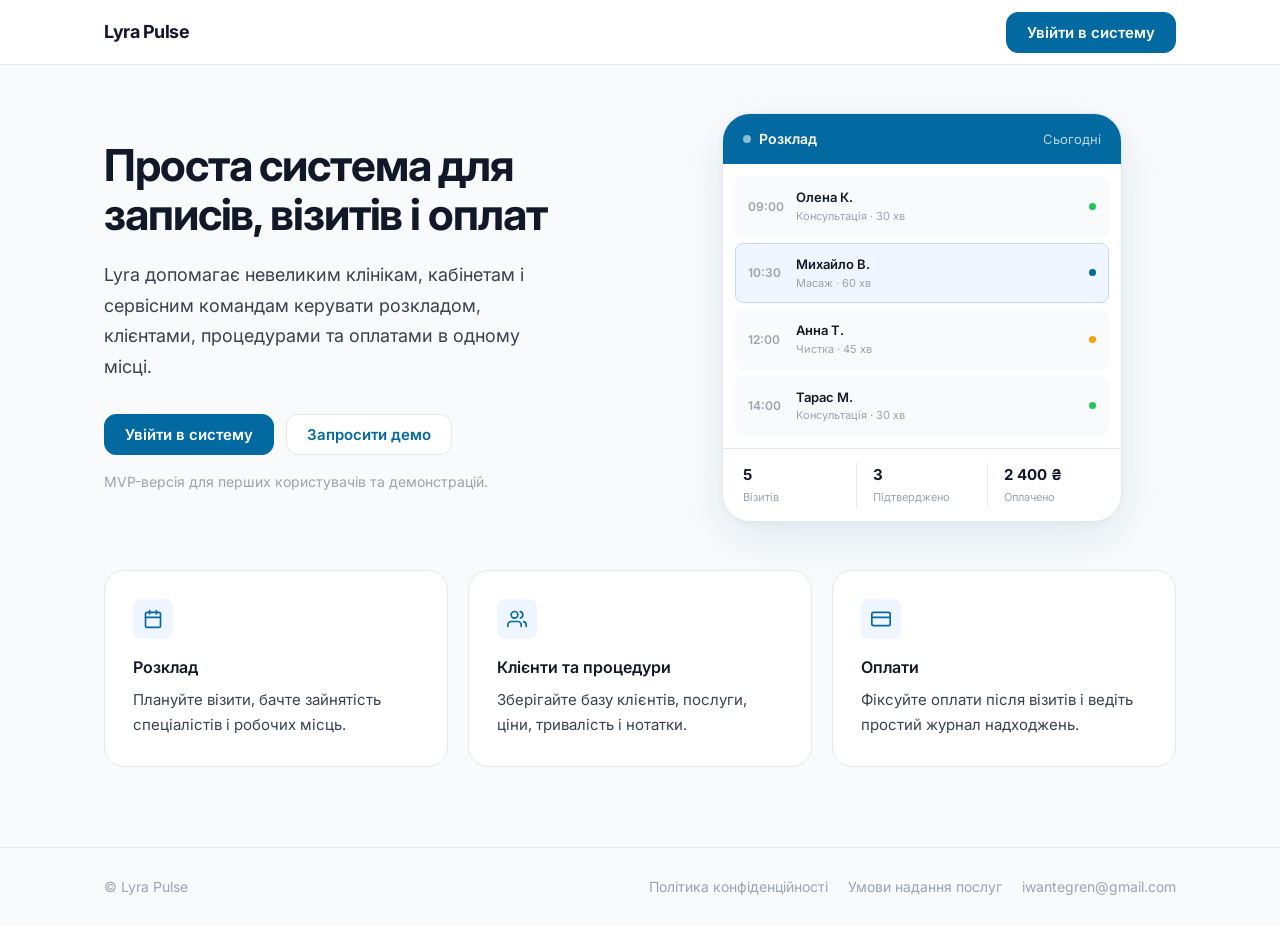
<file: index.html>
<!doctype html>
<html lang="uk">
  <head>
    <meta charset="UTF-8" />
    <meta name="viewport" content="width=device-width, initial-scale=1.0" />
    <title>Lyra Pulse - Проста система для записів, візитів і оплат</title>
    <meta
      name="description"
      content="Lyra Pulse допомагає невеликим клінікам і сервісним командам керувати розкладом, клієнтами, процедурами та оплатами."
    />
    <link rel="preconnect" href="https://fonts.googleapis.com" />
    <link rel="preconnect" href="https://fonts.gstatic.com" crossorigin />
    <link
      href="https://fonts.googleapis.com/css2?family=Inter:wght@400;600;700&display=swap"
      rel="stylesheet"
    />
    <link rel="icon" href="assets/icon.svg" type="image/svg+xml" />
    <link rel="stylesheet" href="styles.css" />
  </head>
  <body>
    <header class="site-header">
      <div class="container header-inner">
        <a href="index.html" class="logo">Lyra Pulse</a>
        <a
          href="https://app.lyra-pulse.com"
          class="btn btn-primary"
          target="_blank"
          rel="noopener noreferrer"
        >
          Увійти в систему
        </a>
      </div>
    </header>

    <main>
      <!-- Hero -->
      <section class="hero">
        <div class="container hero-inner">
          <div class="hero-text">
            <h1 class="hero-headline">
              Проста система для записів, візитів і оплат
            </h1>
            <p class="hero-subtitle">
              Lyra допомагає невеликим клінікам, кабінетам і сервісним командам
              керувати розкладом, клієнтами, процедурами та оплатами в одному
              місці.
            </p>
            <div class="hero-actions">
              <a
                href="https://app.lyra-pulse.com"
                class="btn btn-primary"
                target="_blank"
                rel="noopener noreferrer"
              >
                Увійти в систему
              </a>
              <a
                href="mailto:iwantegren@gmail.com?subject=Lyra%20Pulse%20demo"
                class="btn btn-secondary"
              >
                Запросити демо
              </a>
            </div>
            <p class="hero-trust">
              MVP-версія для перших користувачів та демонстрацій.
            </p>
          </div>

          <div class="hero-preview">
            <div
              class="preview-card"
              role="img"
              aria-label="Попередній перегляд інтерфейсу Lyra Pulse"
            >
              <div class="preview-topbar">
                <div class="preview-brand">
                  <span class="preview-brand-dot"></span>
                  <span class="preview-brand-name">Розклад</span>
                </div>
                <span class="preview-today">Сьогодні</span>
              </div>
              <div class="preview-list">
                <div class="preview-appt">
                  <span class="preview-time">09:00</span>
                  <div class="preview-appt-body">
                    <span class="preview-appt-name">Олена К.</span>
                    <span class="preview-appt-svc">Консультація · 30 хв</span>
                  </div>
                  <span class="preview-dot dot-green"></span>
                </div>
                <div class="preview-appt is-active">
                  <span class="preview-time">10:30</span>
                  <div class="preview-appt-body">
                    <span class="preview-appt-name">Михайло В.</span>
                    <span class="preview-appt-svc">Масаж · 60 хв</span>
                  </div>
                  <span class="preview-dot dot-blue"></span>
                </div>
                <div class="preview-appt">
                  <span class="preview-time">12:00</span>
                  <div class="preview-appt-body">
                    <span class="preview-appt-name">Анна Т.</span>
                    <span class="preview-appt-svc">Чистка · 45 хв</span>
                  </div>
                  <span class="preview-dot dot-amber"></span>
                </div>
                <div class="preview-appt">
                  <span class="preview-time">14:00</span>
                  <div class="preview-appt-body">
                    <span class="preview-appt-name">Тарас М.</span>
                    <span class="preview-appt-svc">Консультація · 30 хв</span>
                  </div>
                  <span class="preview-dot dot-green"></span>
                </div>
              </div>
              <div class="preview-summary">
                <div class="preview-stat">
                  <span class="stat-val">5</span>
                  <span class="stat-lbl">Візитів</span>
                </div>
                <div class="preview-stat">
                  <span class="stat-val">3</span>
                  <span class="stat-lbl">Підтверджено</span>
                </div>
                <div class="preview-stat">
                  <span class="stat-val">2&nbsp;400&nbsp;₴</span>
                  <span class="stat-lbl">Оплачено</span>
                </div>
              </div>
            </div>
          </div>
        </div>
      </section>

      <!-- Features -->
      <section class="features" aria-label="Можливості">
        <div class="container">
          <div class="features-grid">
            <div class="feature-card">
              <div class="feature-icon" aria-hidden="true">
                <svg
                  width="20"
                  height="20"
                  viewBox="0 0 24 24"
                  fill="none"
                  stroke="currentColor"
                  stroke-width="2"
                  stroke-linecap="round"
                  stroke-linejoin="round"
                >
                  <rect x="3" y="4" width="18" height="18" rx="2" ry="2"></rect>
                  <line x1="16" y1="2" x2="16" y2="6"></line>
                  <line x1="8" y1="2" x2="8" y2="6"></line>
                  <line x1="3" y1="10" x2="21" y2="10"></line>
                </svg>
              </div>
              <h3 class="feature-title">Розклад</h3>
              <p class="feature-text">
                Плануйте візити, бачте зайнятість спеціалістів і робочих місць.
              </p>
            </div>

            <div class="feature-card">
              <div class="feature-icon" aria-hidden="true">
                <svg
                  width="20"
                  height="20"
                  viewBox="0 0 24 24"
                  fill="none"
                  stroke="currentColor"
                  stroke-width="2"
                  stroke-linecap="round"
                  stroke-linejoin="round"
                >
                  <path d="M17 21v-2a4 4 0 0 0-4-4H5a4 4 0 0 0-4 4v2"></path>
                  <circle cx="9" cy="7" r="4"></circle>
                  <path d="M23 21v-2a4 4 0 0 0-3-3.87"></path>
                  <path d="M16 3.13a4 4 0 0 1 0 7.75"></path>
                </svg>
              </div>
              <h3 class="feature-title">Клієнти та процедури</h3>
              <p class="feature-text">
                Зберігайте базу клієнтів, послуги, ціни, тривалість і нотатки.
              </p>
            </div>

            <div class="feature-card">
              <div class="feature-icon" aria-hidden="true">
                <svg
                  width="20"
                  height="20"
                  viewBox="0 0 24 24"
                  fill="none"
                  stroke="currentColor"
                  stroke-width="2"
                  stroke-linecap="round"
                  stroke-linejoin="round"
                >
                  <rect x="1" y="4" width="22" height="16" rx="2" ry="2"></rect>
                  <line x1="1" y1="10" x2="23" y2="10"></line>
                </svg>
              </div>
              <h3 class="feature-title">Оплати</h3>
              <p class="feature-text">
                Фіксуйте оплати після візитів і ведіть простий журнал
                надходжень.
              </p>
            </div>
          </div>
        </div>
      </section>
    </main>

    <footer class="site-footer">
      <div class="container footer-inner">
        <span class="footer-copy">© Lyra Pulse</span>
        <nav class="footer-nav" aria-label="Нижня навігація">
          <a href="./privacy-policy.html">Політика конфіденційності</a>
          <a href="./terms-of-service.html">Умови надання послуг</a>
          <a href="mailto:iwantegren@gmail.com">iwantegren@gmail.com</a>
        </nav>
      </div>
    </footer>
  </body>
</html>
</file>
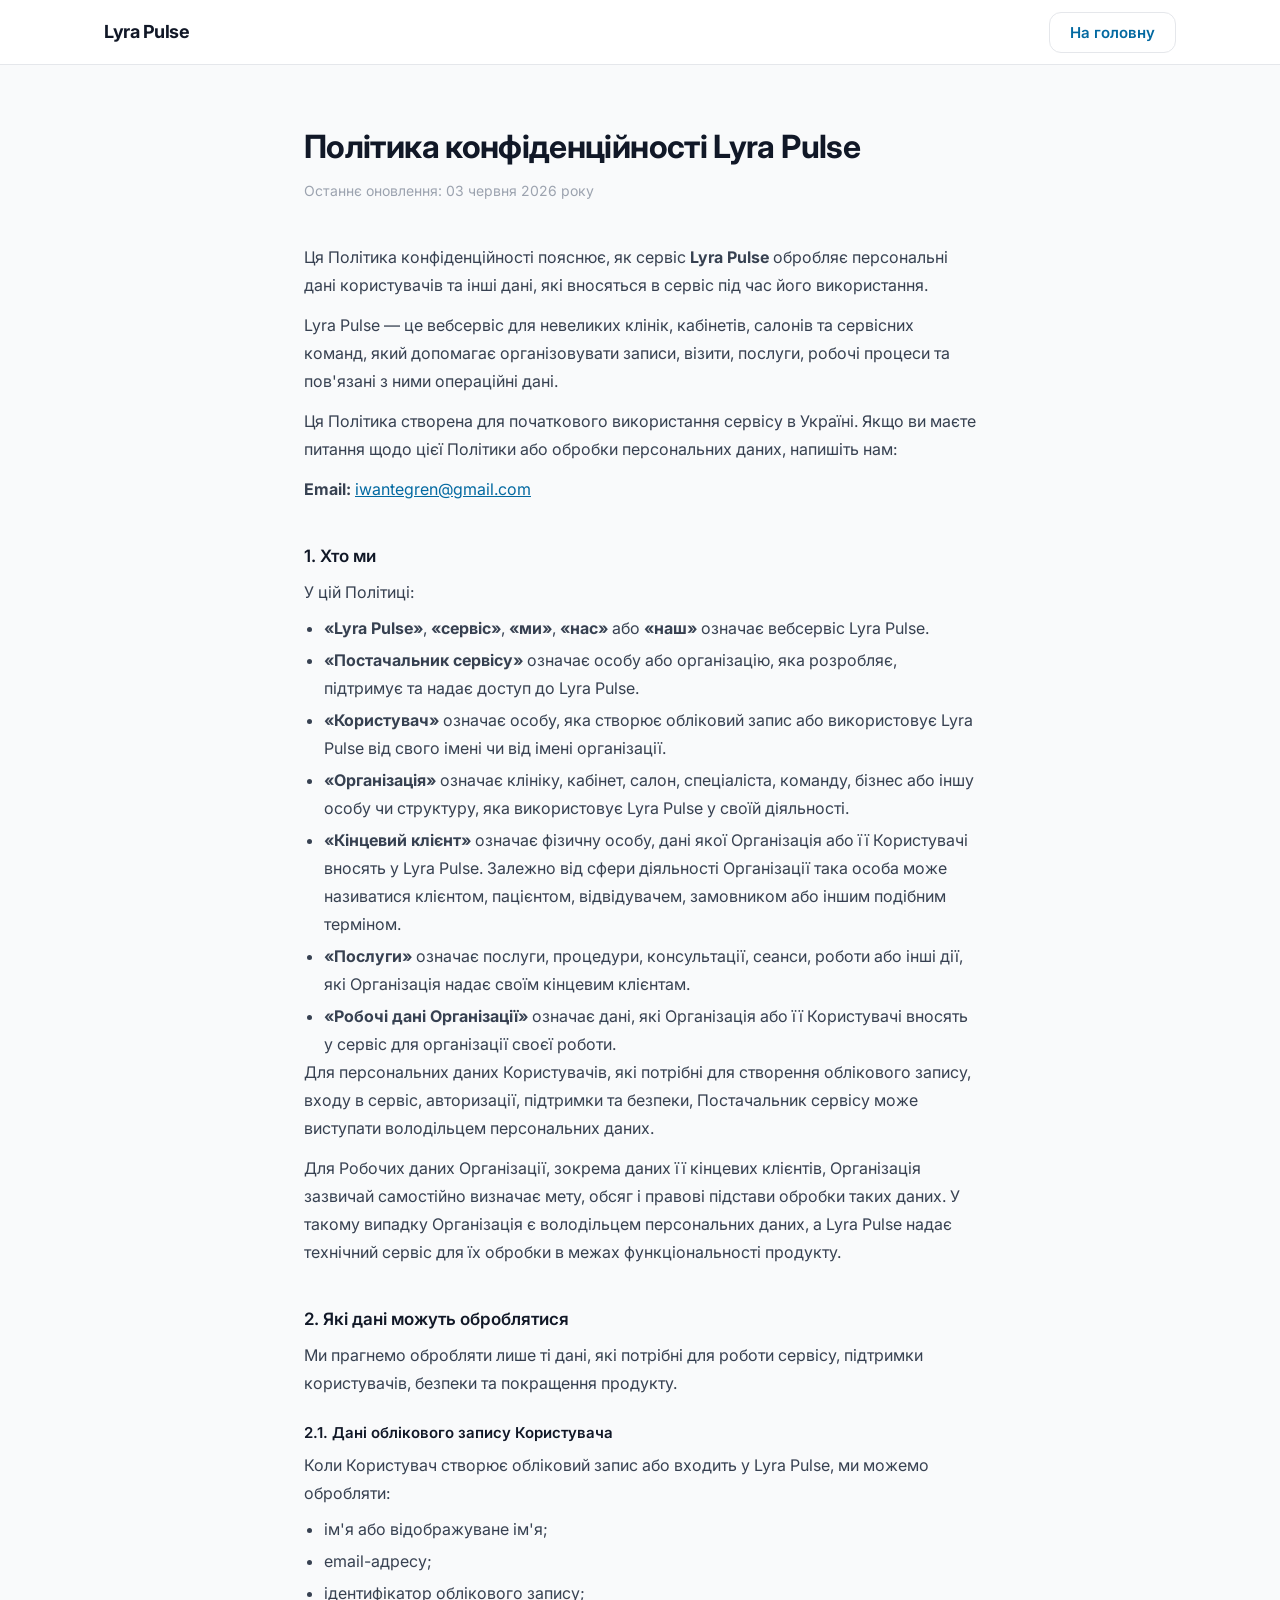
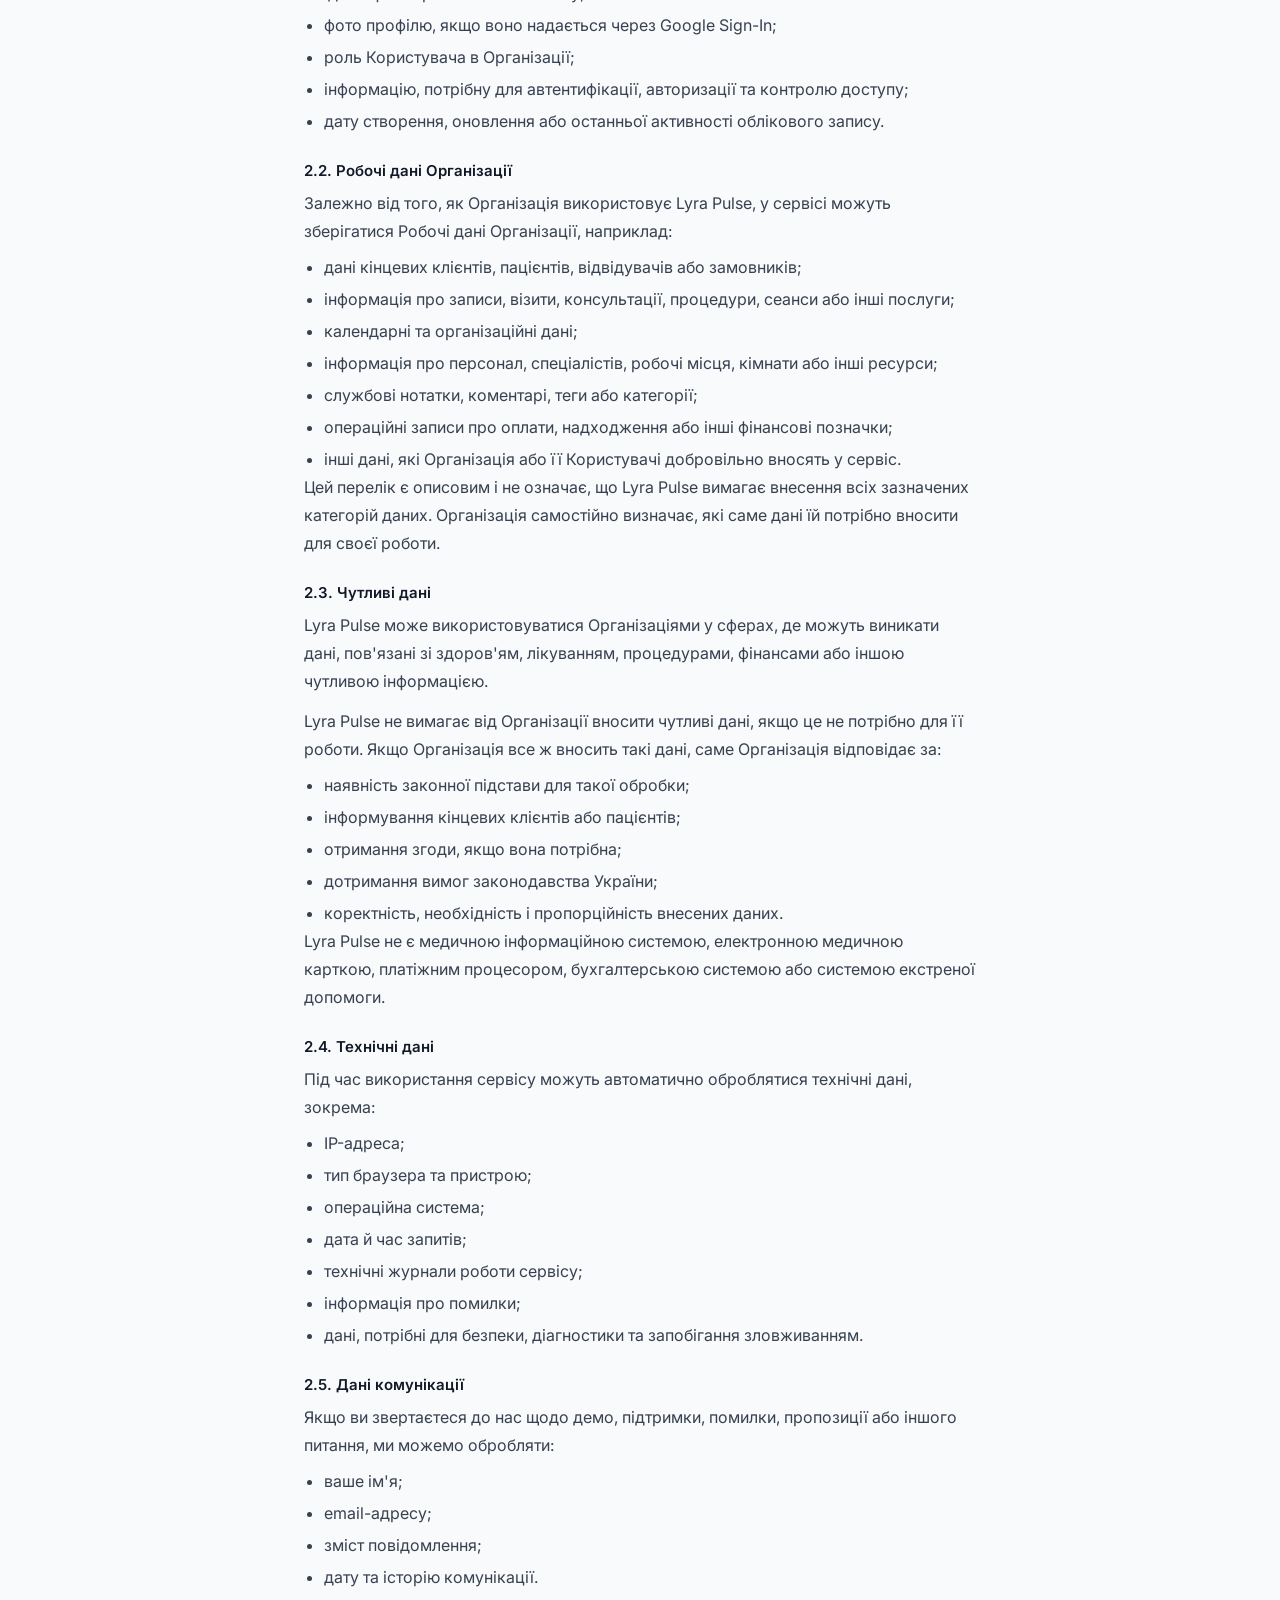
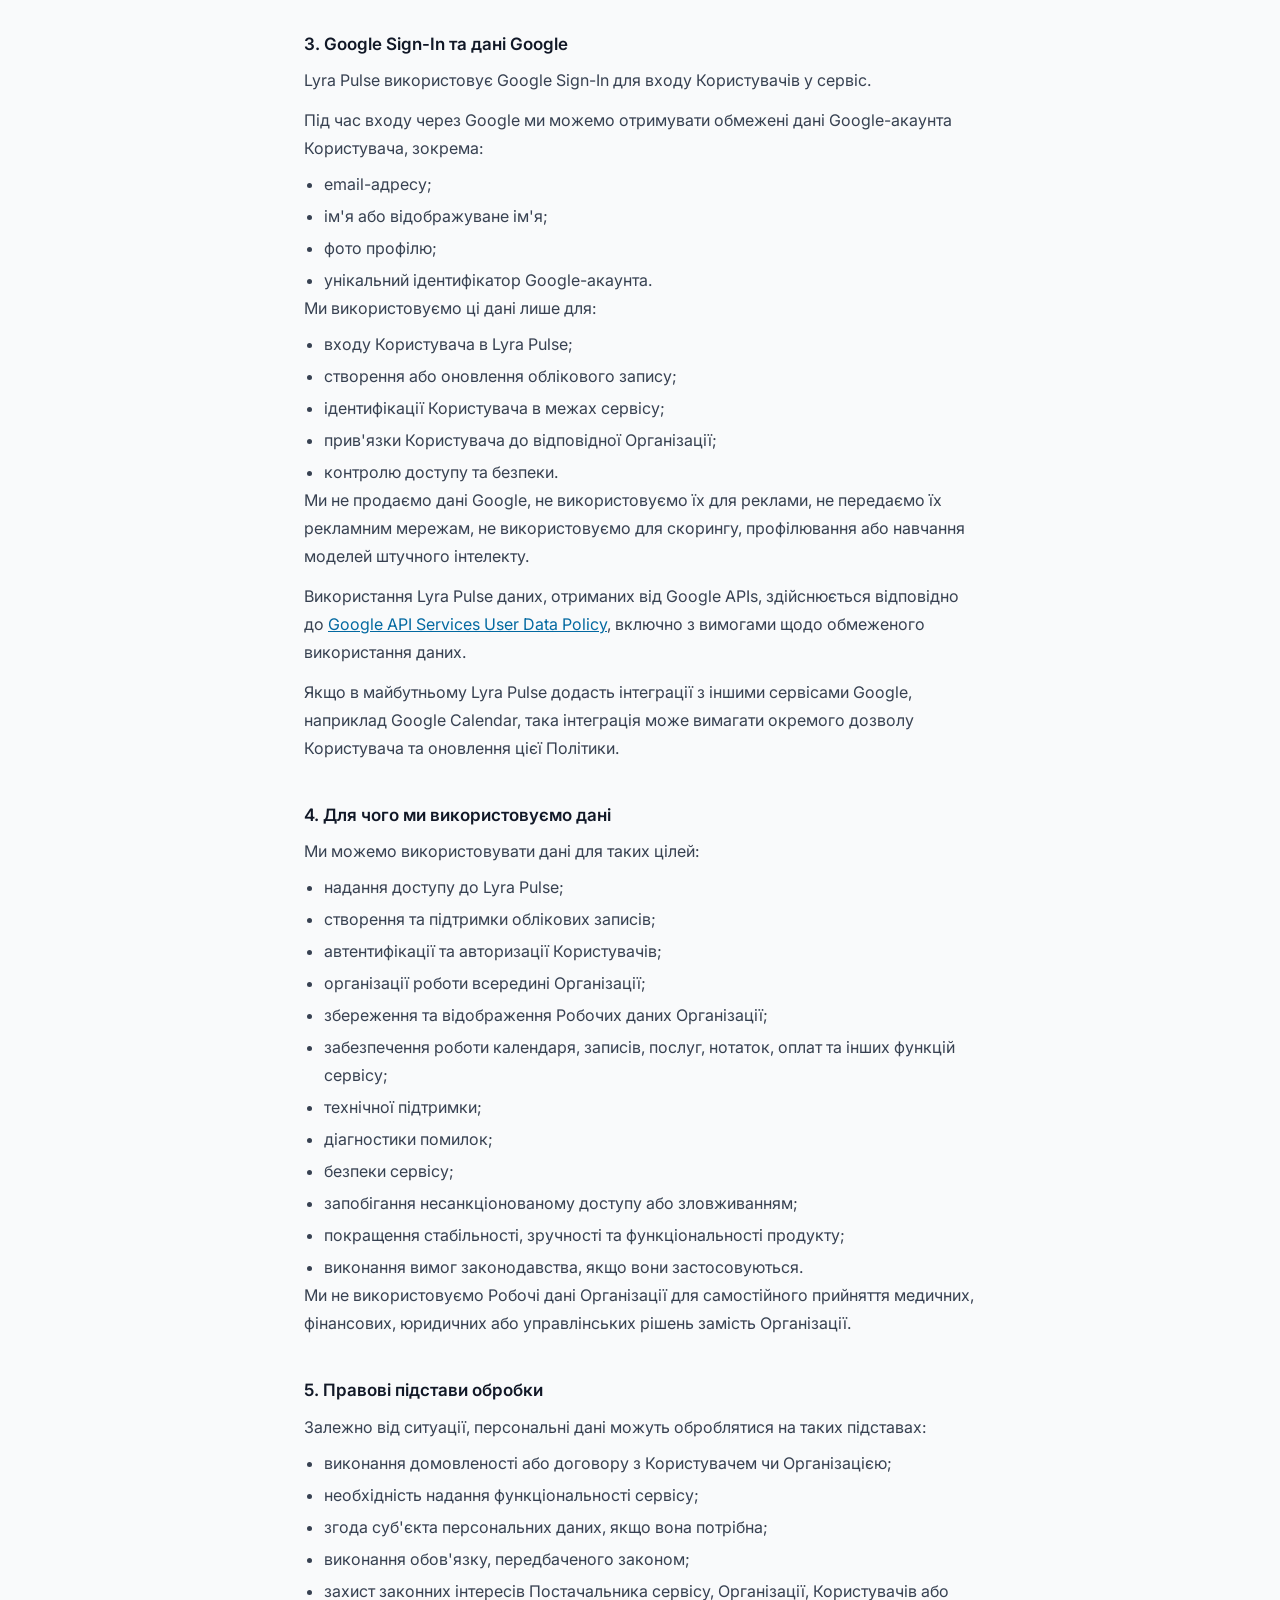
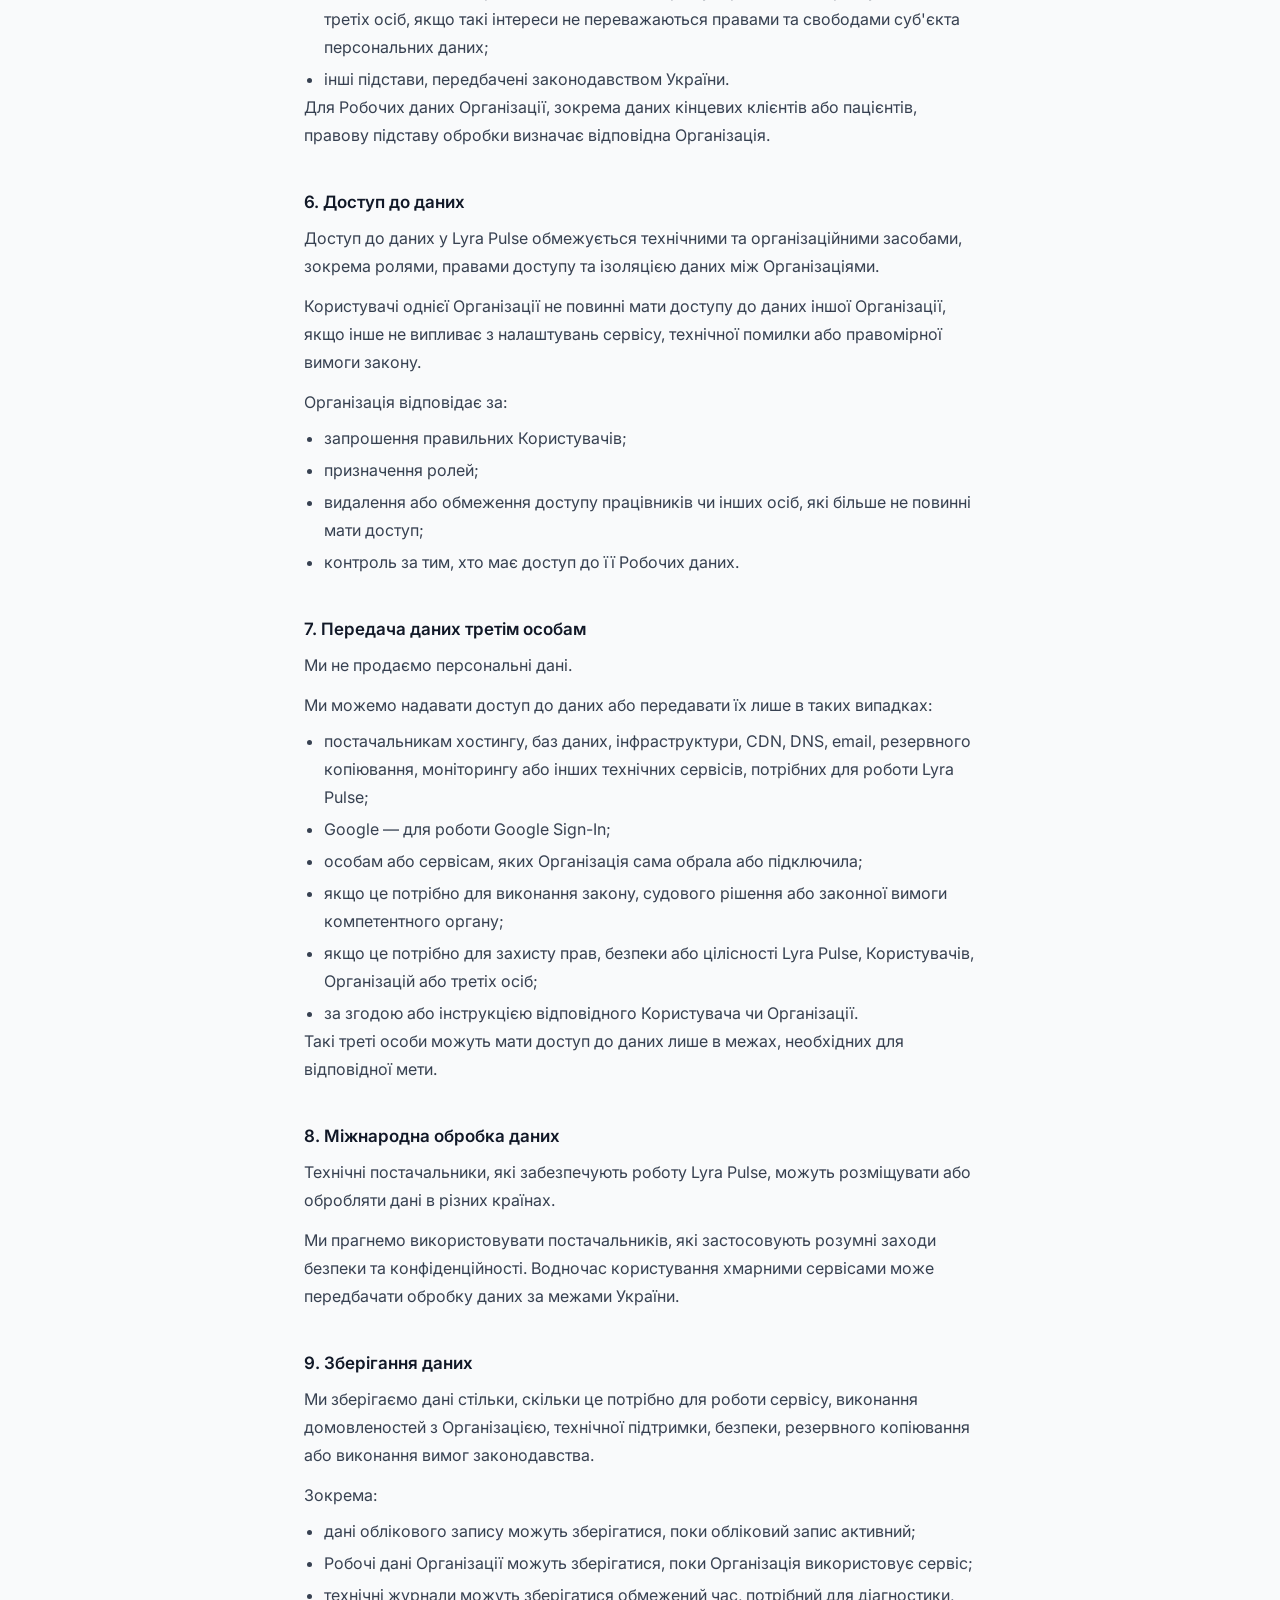
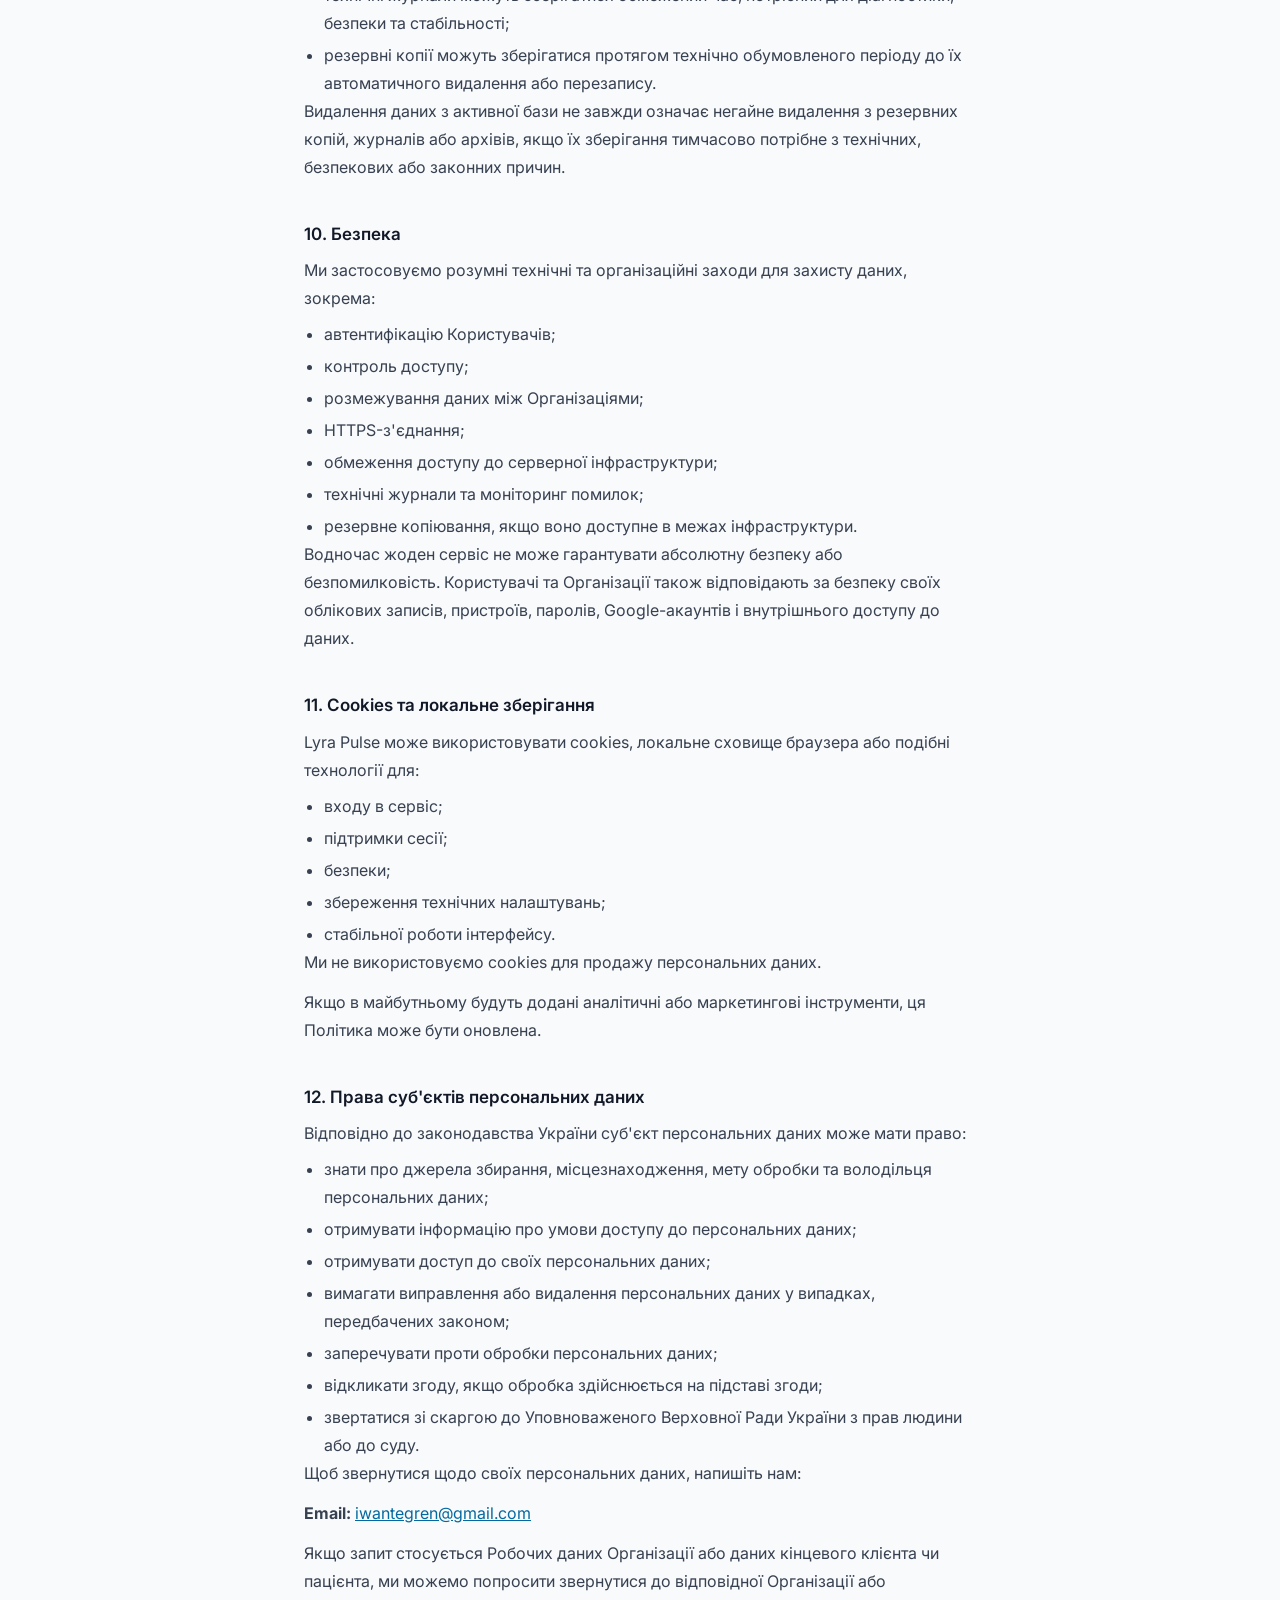
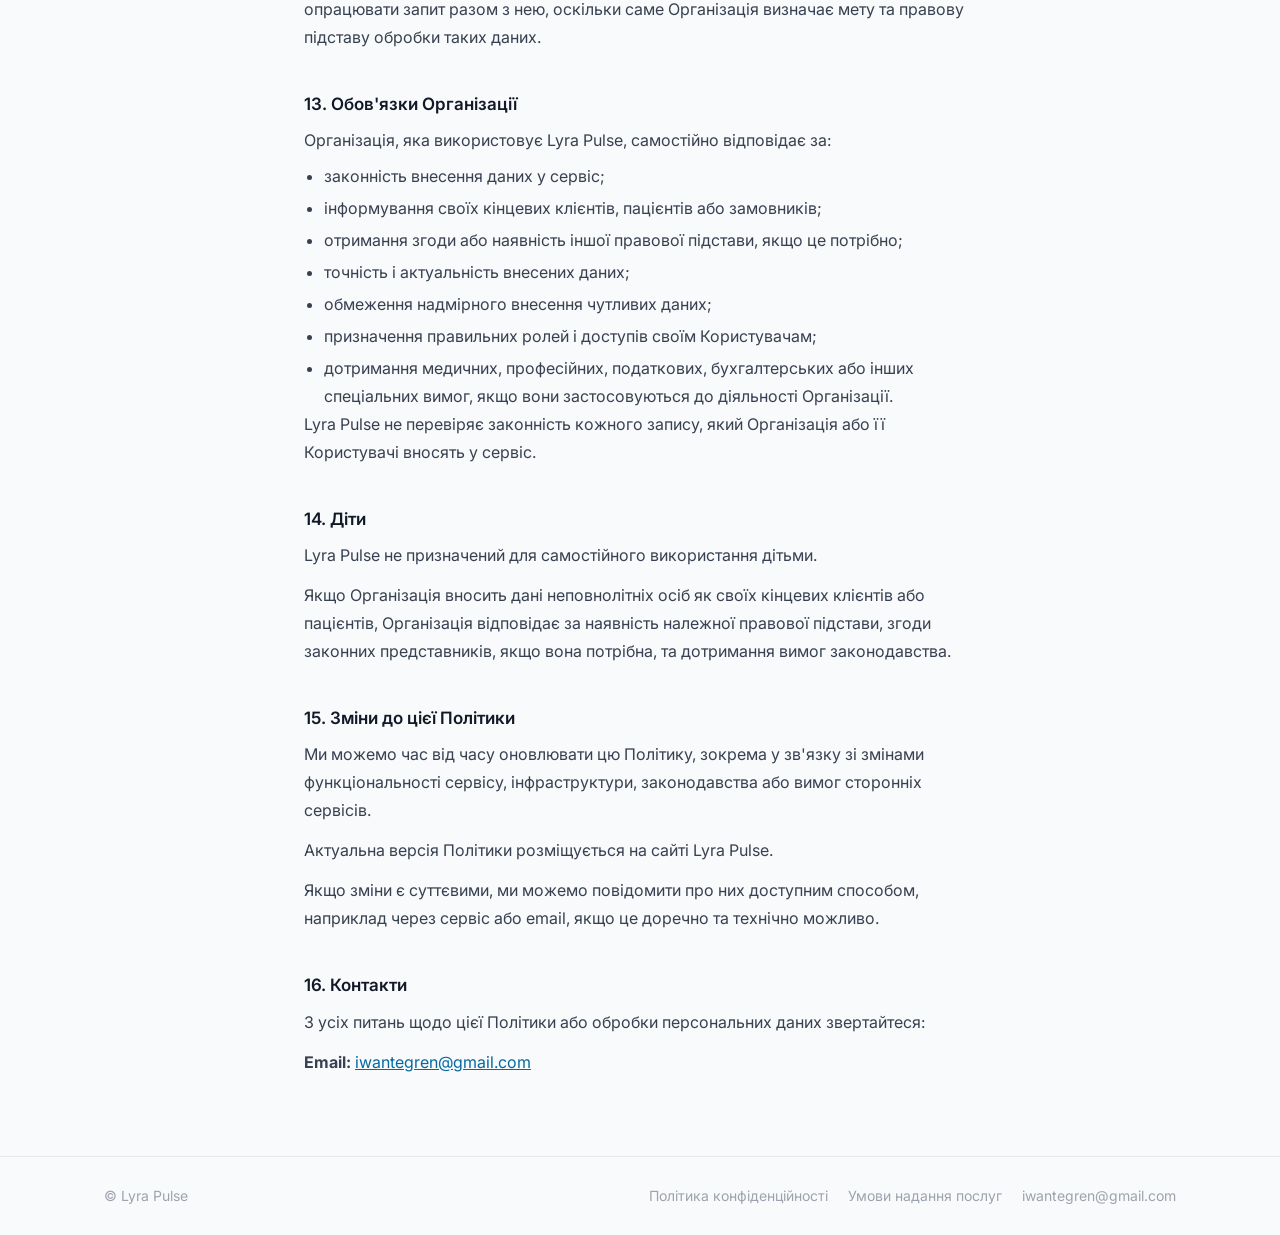
<file: privacy-policy.html>
<!doctype html>
<html lang="uk">
  <head>
    <meta charset="UTF-8" />
    <meta name="viewport" content="width=device-width, initial-scale=1.0" />
    <title>Політика конфіденційності — Lyra Pulse</title>
    <meta
      name="description"
      content="Політика конфіденційності сервісу Lyra Pulse."
    />
    <link rel="preconnect" href="https://fonts.googleapis.com" />
    <link rel="preconnect" href="https://fonts.gstatic.com" crossorigin />
    <link
      href="https://fonts.googleapis.com/css2?family=Inter:wght@400;600;700&display=swap"
      rel="stylesheet"
    />
    <link rel="icon" href="assets/icon.svg" type="image/svg+xml" />
    <link rel="stylesheet" href="styles.css" />
  </head>
  <body>
    <header class="site-header">
      <div class="container header-inner">
        <a href="index.html" class="logo">Lyra Pulse</a>
        <a href="index.html" class="btn btn-secondary"> На головну </a>
      </div>
    </header>

    <main>
      <div class="legal-wrap">
        <h1>Політика конфіденційності Lyra Pulse</h1>
        <span class="legal-date">Останнє оновлення: 03 червня 2026 року</span>

        <p>
          Ця Політика конфіденційності пояснює, як сервіс
          <strong>Lyra Pulse</strong> обробляє персональні дані користувачів та
          інші дані, які вносяться в сервіс під час його використання.
        </p>
        <p>
          Lyra Pulse — це вебсервіс для невеликих клінік, кабінетів, салонів та
          сервісних команд, який допомагає організовувати записи, візити,
          послуги, робочі процеси та пов'язані з ними операційні дані.
        </p>
        <p>
          Ця Політика створена для початкового використання сервісу в Україні.
          Якщо ви маєте питання щодо цієї Політики або обробки персональних
          даних, напишіть нам:
        </p>
        <p>
          <strong>Email:</strong>
          <a href="mailto:iwantegren@gmail.com">iwantegren@gmail.com</a>
        </p>

        <h2>1. Хто ми</h2>
        <p>У цій Політиці:</p>
        <ul>
          <li>
            <strong>«Lyra Pulse»</strong>, <strong>«сервіс»</strong>,
            <strong>«ми»</strong>, <strong>«нас»</strong> або
            <strong>«наш»</strong> означає вебсервіс Lyra Pulse.
          </li>
          <li>
            <strong>«Постачальник сервісу»</strong> означає особу або
            організацію, яка розробляє, підтримує та надає доступ до Lyra Pulse.
          </li>
          <li>
            <strong>«Користувач»</strong> означає особу, яка створює обліковий
            запис або використовує Lyra Pulse від свого імені чи від імені
            організації.
          </li>
          <li>
            <strong>«Організація»</strong> означає клініку, кабінет, салон,
            спеціаліста, команду, бізнес або іншу особу чи структуру, яка
            використовує Lyra Pulse у своїй діяльності.
          </li>
          <li>
            <strong>«Кінцевий клієнт»</strong> означає фізичну особу, дані якої
            Організація або її Користувачі вносять у Lyra Pulse. Залежно від
            сфери діяльності Організації така особа може називатися клієнтом,
            пацієнтом, відвідувачем, замовником або іншим подібним терміном.
          </li>
          <li>
            <strong>«Послуги»</strong> означає послуги, процедури, консультації,
            сеанси, роботи або інші дії, які Організація надає своїм кінцевим
            клієнтам.
          </li>
          <li>
            <strong>«Робочі дані Організації»</strong> означає дані, які
            Організація або її Користувачі вносять у сервіс для організації
            своєї роботи.
          </li>
        </ul>
        <p>
          Для персональних даних Користувачів, які потрібні для створення
          облікового запису, входу в сервіс, авторизації, підтримки та безпеки,
          Постачальник сервісу може виступати володільцем персональних даних.
        </p>
        <p>
          Для Робочих даних Організації, зокрема даних її кінцевих клієнтів,
          Організація зазвичай самостійно визначає мету, обсяг і правові
          підстави обробки таких даних. У такому випадку Організація є
          володільцем персональних даних, а Lyra Pulse надає технічний сервіс
          для їх обробки в межах функціональності продукту.
        </p>

        <h2>2. Які дані можуть оброблятися</h2>
        <p>
          Ми прагнемо обробляти лише ті дані, які потрібні для роботи сервісу,
          підтримки користувачів, безпеки та покращення продукту.
        </p>

        <h3>2.1. Дані облікового запису Користувача</h3>
        <p>
          Коли Користувач створює обліковий запис або входить у Lyra Pulse, ми
          можемо обробляти:
        </p>
        <ul>
          <li>ім'я або відображуване ім'я;</li>
          <li>email-адресу;</li>
          <li>ідентифікатор облікового запису;</li>
          <li>фото профілю, якщо воно надається через Google Sign-In;</li>
          <li>роль Користувача в Організації;</li>
          <li>
            інформацію, потрібну для автентифікації, авторизації та контролю
            доступу;
          </li>
          <li>
            дату створення, оновлення або останньої активності облікового
            запису.
          </li>
        </ul>

        <h3>2.2. Робочі дані Організації</h3>
        <p>
          Залежно від того, як Організація використовує Lyra Pulse, у сервісі
          можуть зберігатися Робочі дані Організації, наприклад:
        </p>
        <ul>
          <li>
            дані кінцевих клієнтів, пацієнтів, відвідувачів або замовників;
          </li>
          <li>
            інформація про записи, візити, консультації, процедури, сеанси або
            інші послуги;
          </li>
          <li>календарні та організаційні дані;</li>
          <li>
            інформація про персонал, спеціалістів, робочі місця, кімнати або
            інші ресурси;
          </li>
          <li>службові нотатки, коментарі, теги або категорії;</li>
          <li>
            операційні записи про оплати, надходження або інші фінансові
            позначки;
          </li>
          <li>
            інші дані, які Організація або її Користувачі добровільно вносять у
            сервіс.
          </li>
        </ul>
        <p>
          Цей перелік є описовим і не означає, що Lyra Pulse вимагає внесення
          всіх зазначених категорій даних. Організація самостійно визначає, які
          саме дані їй потрібно вносити для своєї роботи.
        </p>

        <h3>2.3. Чутливі дані</h3>
        <p>
          Lyra Pulse може використовуватися Організаціями у сферах, де можуть
          виникати дані, пов'язані зі здоров'ям, лікуванням, процедурами,
          фінансами або іншою чутливою інформацією.
        </p>
        <p>
          Lyra Pulse не вимагає від Організації вносити чутливі дані, якщо це не
          потрібно для її роботи. Якщо Організація все ж вносить такі дані, саме
          Організація відповідає за:
        </p>
        <ul>
          <li>наявність законної підстави для такої обробки;</li>
          <li>інформування кінцевих клієнтів або пацієнтів;</li>
          <li>отримання згоди, якщо вона потрібна;</li>
          <li>дотримання вимог законодавства України;</li>
          <li>коректність, необхідність і пропорційність внесених даних.</li>
        </ul>
        <p>
          Lyra Pulse не є медичною інформаційною системою, електронною медичною
          карткою, платіжним процесором, бухгалтерською системою або системою
          екстреної допомоги.
        </p>

        <h3>2.4. Технічні дані</h3>
        <p>
          Під час використання сервісу можуть автоматично оброблятися технічні
          дані, зокрема:
        </p>
        <ul>
          <li>IP-адреса;</li>
          <li>тип браузера та пристрою;</li>
          <li>операційна система;</li>
          <li>дата й час запитів;</li>
          <li>технічні журнали роботи сервісу;</li>
          <li>інформація про помилки;</li>
          <li>
            дані, потрібні для безпеки, діагностики та запобігання зловживанням.
          </li>
        </ul>

        <h3>2.5. Дані комунікації</h3>
        <p>
          Якщо ви звертаєтеся до нас щодо демо, підтримки, помилки, пропозиції
          або іншого питання, ми можемо обробляти:
        </p>
        <ul>
          <li>ваше ім'я;</li>
          <li>email-адресу;</li>
          <li>зміст повідомлення;</li>
          <li>дату та історію комунікації.</li>
        </ul>

        <h2>3. Google Sign-In та дані Google</h2>
        <p>
          Lyra Pulse використовує Google Sign-In для входу Користувачів у
          сервіс.
        </p>
        <p>
          Під час входу через Google ми можемо отримувати обмежені дані
          Google-акаунта Користувача, зокрема:
        </p>
        <ul>
          <li>email-адресу;</li>
          <li>ім'я або відображуване ім'я;</li>
          <li>фото профілю;</li>
          <li>унікальний ідентифікатор Google-акаунта.</li>
        </ul>
        <p>Ми використовуємо ці дані лише для:</p>
        <ul>
          <li>входу Користувача в Lyra Pulse;</li>
          <li>створення або оновлення облікового запису;</li>
          <li>ідентифікації Користувача в межах сервісу;</li>
          <li>прив'язки Користувача до відповідної Організації;</li>
          <li>контролю доступу та безпеки.</li>
        </ul>
        <p>
          Ми не продаємо дані Google, не використовуємо їх для реклами, не
          передаємо їх рекламним мережам, не використовуємо для скорингу,
          профілювання або навчання моделей штучного інтелекту.
        </p>
        <p>
          Використання Lyra Pulse даних, отриманих від Google APIs, здійснюється
          відповідно до
          <a
            href="https://developers.google.com/terms/api-services-user-data-policy"
            target="_blank"
            rel="noopener noreferrer"
            >Google API Services User Data Policy</a
          >, включно з вимогами щодо обмеженого використання даних.
        </p>
        <p>
          Якщо в майбутньому Lyra Pulse додасть інтеграції з іншими сервісами
          Google, наприклад Google Calendar, така інтеграція може вимагати
          окремого дозволу Користувача та оновлення цієї Політики.
        </p>

        <h2>4. Для чого ми використовуємо дані</h2>
        <p>Ми можемо використовувати дані для таких цілей:</p>
        <ul>
          <li>надання доступу до Lyra Pulse;</li>
          <li>створення та підтримки облікових записів;</li>
          <li>автентифікації та авторизації Користувачів;</li>
          <li>організації роботи всередині Організації;</li>
          <li>збереження та відображення Робочих даних Організації;</li>
          <li>
            забезпечення роботи календаря, записів, послуг, нотаток, оплат та
            інших функцій сервісу;
          </li>
          <li>технічної підтримки;</li>
          <li>діагностики помилок;</li>
          <li>безпеки сервісу;</li>
          <li>запобігання несанкціонованому доступу або зловживанням;</li>
          <li>
            покращення стабільності, зручності та функціональності продукту;
          </li>
          <li>виконання вимог законодавства, якщо вони застосовуються.</li>
        </ul>
        <p>
          Ми не використовуємо Робочі дані Організації для самостійного
          прийняття медичних, фінансових, юридичних або управлінських рішень
          замість Організації.
        </p>

        <h2>5. Правові підстави обробки</h2>
        <p>
          Залежно від ситуації, персональні дані можуть оброблятися на таких
          підставах:
        </p>
        <ul>
          <li>
            виконання домовленості або договору з Користувачем чи Організацією;
          </li>
          <li>необхідність надання функціональності сервісу;</li>
          <li>згода суб'єкта персональних даних, якщо вона потрібна;</li>
          <li>виконання обов'язку, передбаченого законом;</li>
          <li>
            захист законних інтересів Постачальника сервісу, Організації,
            Користувачів або третіх осіб, якщо такі інтереси не переважаються
            правами та свободами суб'єкта персональних даних;
          </li>
          <li>інші підстави, передбачені законодавством України.</li>
        </ul>
        <p>
          Для Робочих даних Організації, зокрема даних кінцевих клієнтів або
          пацієнтів, правову підставу обробки визначає відповідна Організація.
        </p>

        <h2>6. Доступ до даних</h2>
        <p>
          Доступ до даних у Lyra Pulse обмежується технічними та організаційними
          засобами, зокрема ролями, правами доступу та ізоляцією даних між
          Організаціями.
        </p>
        <p>
          Користувачі однієї Організації не повинні мати доступу до даних іншої
          Організації, якщо інше не випливає з налаштувань сервісу, технічної
          помилки або правомірної вимоги закону.
        </p>
        <p>Організація відповідає за:</p>
        <ul>
          <li>запрошення правильних Користувачів;</li>
          <li>призначення ролей;</li>
          <li>
            видалення або обмеження доступу працівників чи інших осіб, які
            більше не повинні мати доступ;
          </li>
          <li>контроль за тим, хто має доступ до її Робочих даних.</li>
        </ul>

        <h2>7. Передача даних третім особам</h2>
        <p>Ми не продаємо персональні дані.</p>
        <p>
          Ми можемо надавати доступ до даних або передавати їх лише в таких
          випадках:
        </p>
        <ul>
          <li>
            постачальникам хостингу, баз даних, інфраструктури, CDN, DNS, email,
            резервного копіювання, моніторингу або інших технічних сервісів,
            потрібних для роботи Lyra Pulse;
          </li>
          <li>Google — для роботи Google Sign-In;</li>
          <li>
            особам або сервісам, яких Організація сама обрала або підключила;
          </li>
          <li>
            якщо це потрібно для виконання закону, судового рішення або законної
            вимоги компетентного органу;
          </li>
          <li>
            якщо це потрібно для захисту прав, безпеки або цілісності Lyra
            Pulse, Користувачів, Організацій або третіх осіб;
          </li>
          <li>
            за згодою або інструкцією відповідного Користувача чи Організації.
          </li>
        </ul>
        <p>
          Такі треті особи можуть мати доступ до даних лише в межах, необхідних
          для відповідної мети.
        </p>

        <h2>8. Міжнародна обробка даних</h2>
        <p>
          Технічні постачальники, які забезпечують роботу Lyra Pulse, можуть
          розміщувати або обробляти дані в різних країнах.
        </p>
        <p>
          Ми прагнемо використовувати постачальників, які застосовують розумні
          заходи безпеки та конфіденційності. Водночас користування хмарними
          сервісами може передбачати обробку даних за межами України.
        </p>

        <h2>9. Зберігання даних</h2>
        <p>
          Ми зберігаємо дані стільки, скільки це потрібно для роботи сервісу,
          виконання домовленостей з Організацією, технічної підтримки, безпеки,
          резервного копіювання або виконання вимог законодавства.
        </p>
        <p>Зокрема:</p>
        <ul>
          <li>
            дані облікового запису можуть зберігатися, поки обліковий запис
            активний;
          </li>
          <li>
            Робочі дані Організації можуть зберігатися, поки Організація
            використовує сервіс;
          </li>
          <li>
            технічні журнали можуть зберігатися обмежений час, потрібний для
            діагностики, безпеки та стабільності;
          </li>
          <li>
            резервні копії можуть зберігатися протягом технічно обумовленого
            періоду до їх автоматичного видалення або перезапису.
          </li>
        </ul>
        <p>
          Видалення даних з активної бази не завжди означає негайне видалення з
          резервних копій, журналів або архівів, якщо їх зберігання тимчасово
          потрібне з технічних, безпекових або законних причин.
        </p>

        <h2>10. Безпека</h2>
        <p>
          Ми застосовуємо розумні технічні та організаційні заходи для захисту
          даних, зокрема:
        </p>
        <ul>
          <li>автентифікацію Користувачів;</li>
          <li>контроль доступу;</li>
          <li>розмежування даних між Організаціями;</li>
          <li>HTTPS-з'єднання;</li>
          <li>обмеження доступу до серверної інфраструктури;</li>
          <li>технічні журнали та моніторинг помилок;</li>
          <li>
            резервне копіювання, якщо воно доступне в межах інфраструктури.
          </li>
        </ul>
        <p>
          Водночас жоден сервіс не може гарантувати абсолютну безпеку або
          безпомилковість. Користувачі та Організації також відповідають за
          безпеку своїх облікових записів, пристроїв, паролів, Google-акаунтів і
          внутрішнього доступу до даних.
        </p>

        <h2>11. Cookies та локальне зберігання</h2>
        <p>
          Lyra Pulse може використовувати cookies, локальне сховище браузера або
          подібні технології для:
        </p>
        <ul>
          <li>входу в сервіс;</li>
          <li>підтримки сесії;</li>
          <li>безпеки;</li>
          <li>збереження технічних налаштувань;</li>
          <li>стабільної роботи інтерфейсу.</li>
        </ul>
        <p>Ми не використовуємо cookies для продажу персональних даних.</p>
        <p>
          Якщо в майбутньому будуть додані аналітичні або маркетингові
          інструменти, ця Політика може бути оновлена.
        </p>

        <h2>12. Права суб'єктів персональних даних</h2>
        <p>
          Відповідно до законодавства України суб'єкт персональних даних може
          мати право:
        </p>
        <ul>
          <li>
            знати про джерела збирання, місцезнаходження, мету обробки та
            володільця персональних даних;
          </li>
          <li>
            отримувати інформацію про умови доступу до персональних даних;
          </li>
          <li>отримувати доступ до своїх персональних даних;</li>
          <li>
            вимагати виправлення або видалення персональних даних у випадках,
            передбачених законом;
          </li>
          <li>заперечувати проти обробки персональних даних;</li>
          <li>
            відкликати згоду, якщо обробка здійснюється на підставі згоди;
          </li>
          <li>
            звертатися зі скаргою до Уповноваженого Верховної Ради України з
            прав людини або до суду.
          </li>
        </ul>
        <p>Щоб звернутися щодо своїх персональних даних, напишіть нам:</p>
        <p>
          <strong>Email:</strong>
          <a href="mailto:iwantegren@gmail.com">iwantegren@gmail.com</a>
        </p>
        <p>
          Якщо запит стосується Робочих даних Організації або даних кінцевого
          клієнта чи пацієнта, ми можемо попросити звернутися до відповідної
          Організації або опрацювати запит разом з нею, оскільки саме
          Організація визначає мету та правову підставу обробки таких даних.
        </p>

        <h2>13. Обов'язки Організації</h2>
        <p>
          Організація, яка використовує Lyra Pulse, самостійно відповідає за:
        </p>
        <ul>
          <li>законність внесення даних у сервіс;</li>
          <li>
            інформування своїх кінцевих клієнтів, пацієнтів або замовників;
          </li>
          <li>
            отримання згоди або наявність іншої правової підстави, якщо це
            потрібно;
          </li>
          <li>точність і актуальність внесених даних;</li>
          <li>обмеження надмірного внесення чутливих даних;</li>
          <li>призначення правильних ролей і доступів своїм Користувачам;</li>
          <li>
            дотримання медичних, професійних, податкових, бухгалтерських або
            інших спеціальних вимог, якщо вони застосовуються до діяльності
            Організації.
          </li>
        </ul>
        <p>
          Lyra Pulse не перевіряє законність кожного запису, який Організація
          або її Користувачі вносять у сервіс.
        </p>

        <h2>14. Діти</h2>
        <p>Lyra Pulse не призначений для самостійного використання дітьми.</p>
        <p>
          Якщо Організація вносить дані неповнолітніх осіб як своїх кінцевих
          клієнтів або пацієнтів, Організація відповідає за наявність належної
          правової підстави, згоди законних представників, якщо вона потрібна,
          та дотримання вимог законодавства.
        </p>

        <h2>15. Зміни до цієї Політики</h2>
        <p>
          Ми можемо час від часу оновлювати цю Політику, зокрема у зв'язку зі
          змінами функціональності сервісу, інфраструктури, законодавства або
          вимог сторонніх сервісів.
        </p>
        <p>Актуальна версія Політики розміщується на сайті Lyra Pulse.</p>
        <p>
          Якщо зміни є суттєвими, ми можемо повідомити про них доступним
          способом, наприклад через сервіс або email, якщо це доречно та
          технічно можливо.
        </p>

        <h2>16. Контакти</h2>
        <p>
          З усіх питань щодо цієї Політики або обробки персональних даних
          звертайтеся:
        </p>
        <p>
          <strong>Email:</strong>
          <a href="mailto:iwantegren@gmail.com">iwantegren@gmail.com</a>
        </p>
      </div>
    </main>

    <footer class="site-footer">
      <div class="container footer-inner">
        <span class="footer-copy">© Lyra Pulse</span>
        <nav class="footer-nav" aria-label="Нижня навігація">
          <a href="privacy-policy.html">Політика конфіденційності</a>
          <a href="terms-of-service.html">Умови надання послуг</a>
          <a href="mailto:iwantegren@gmail.com">iwantegren@gmail.com</a>
        </nav>
      </div>
    </footer>
  </body>
</html>
</file>
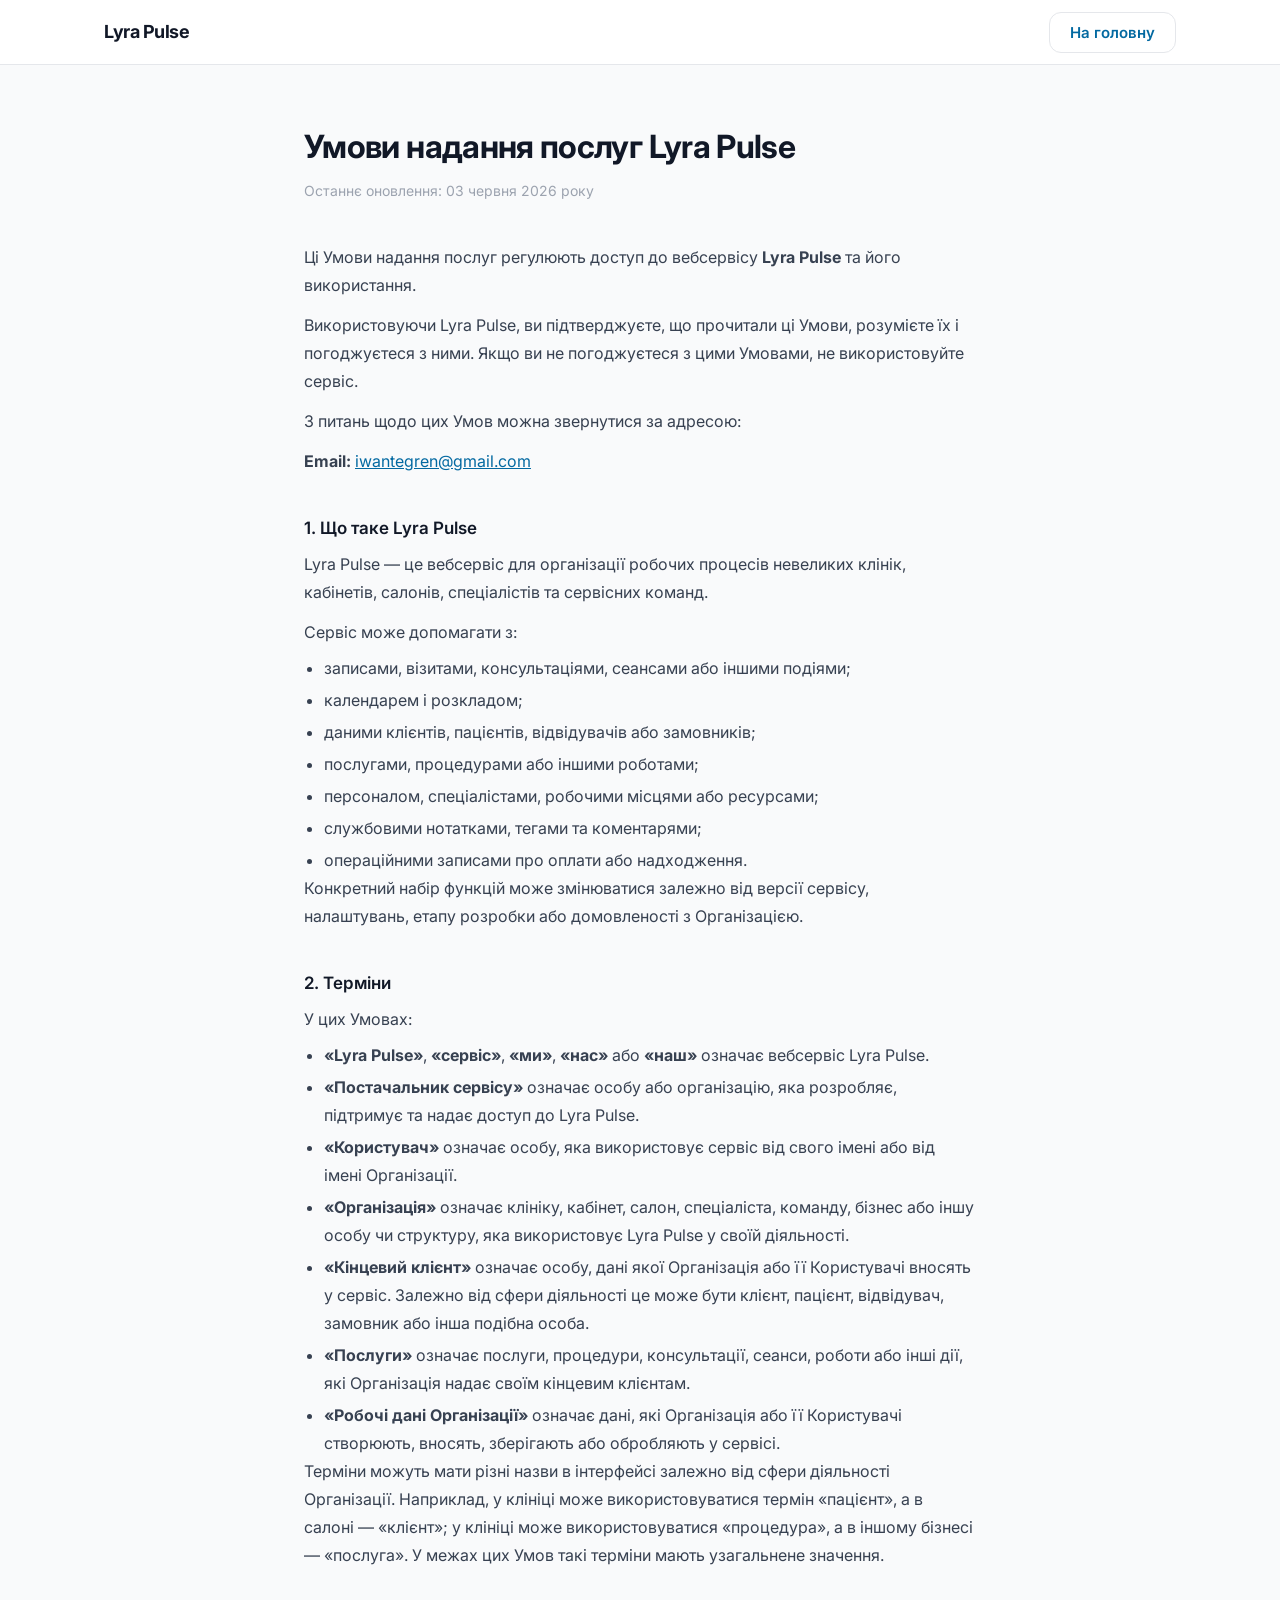
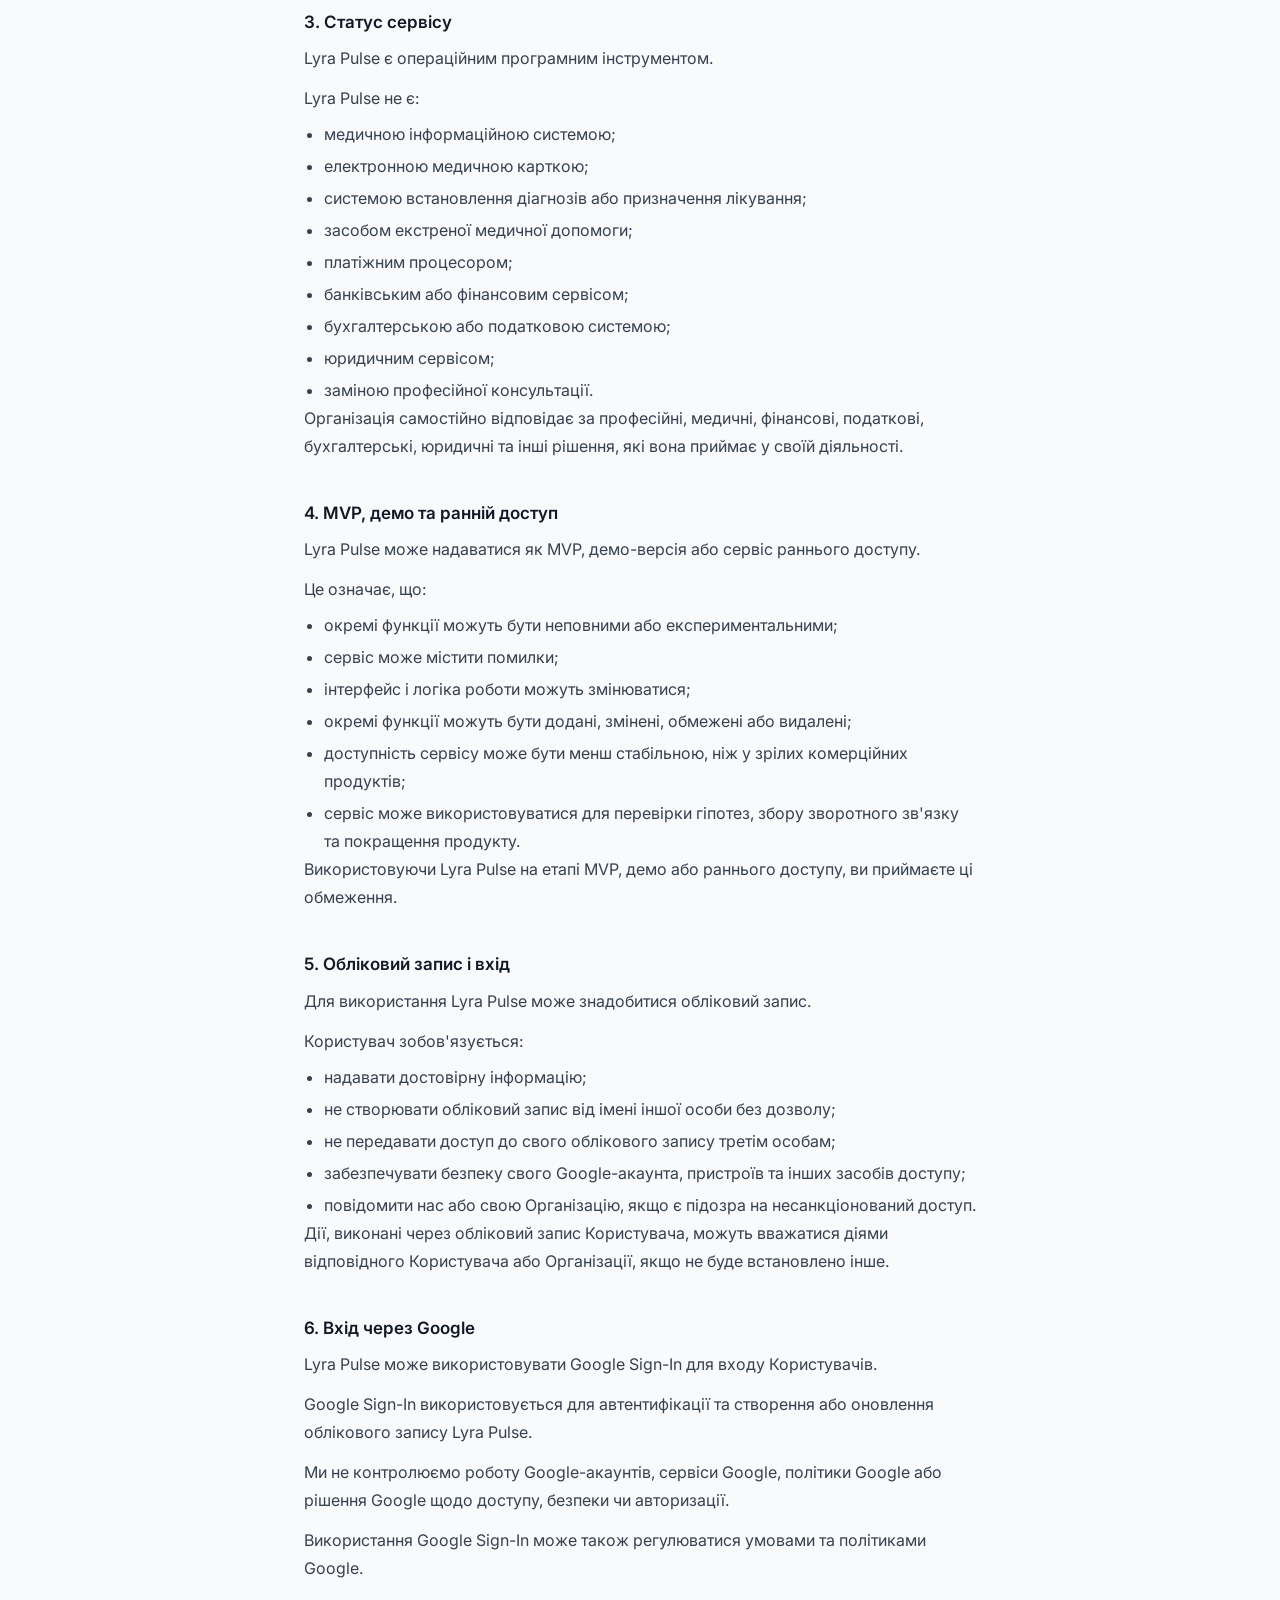
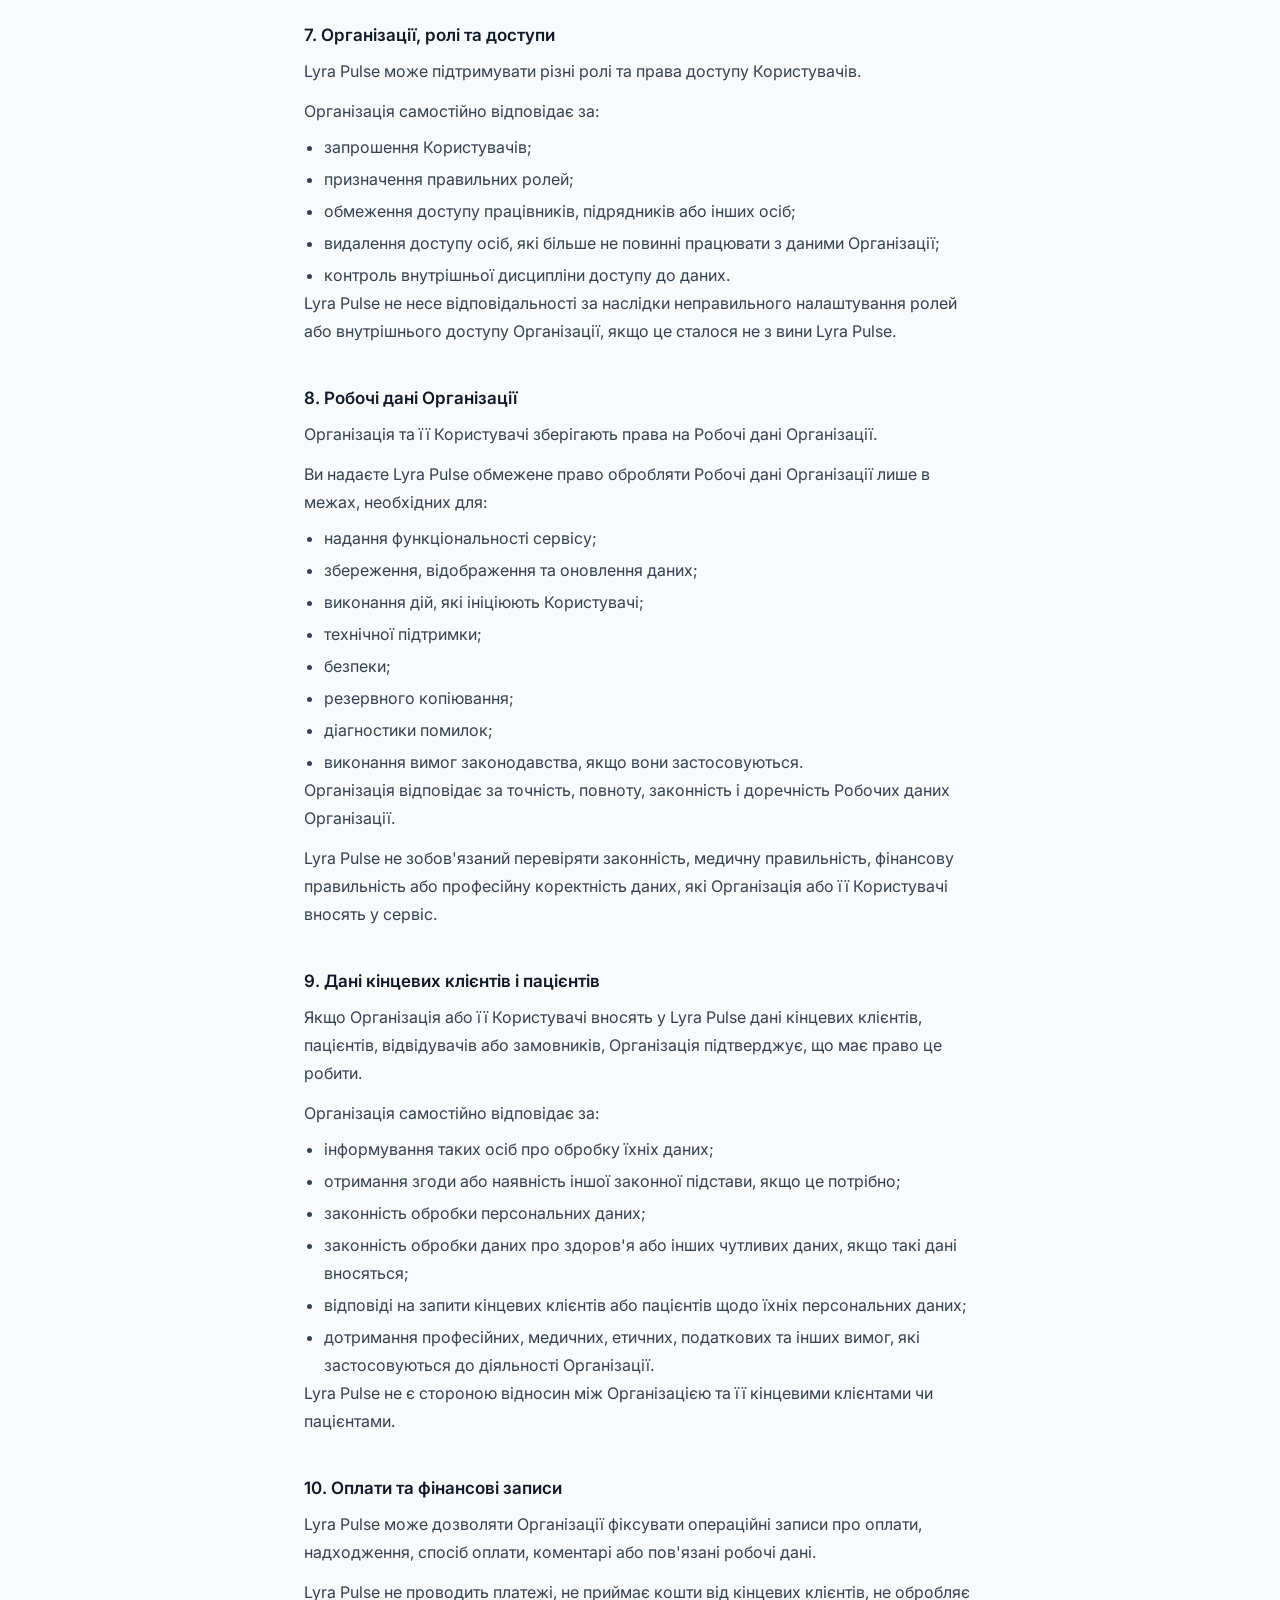
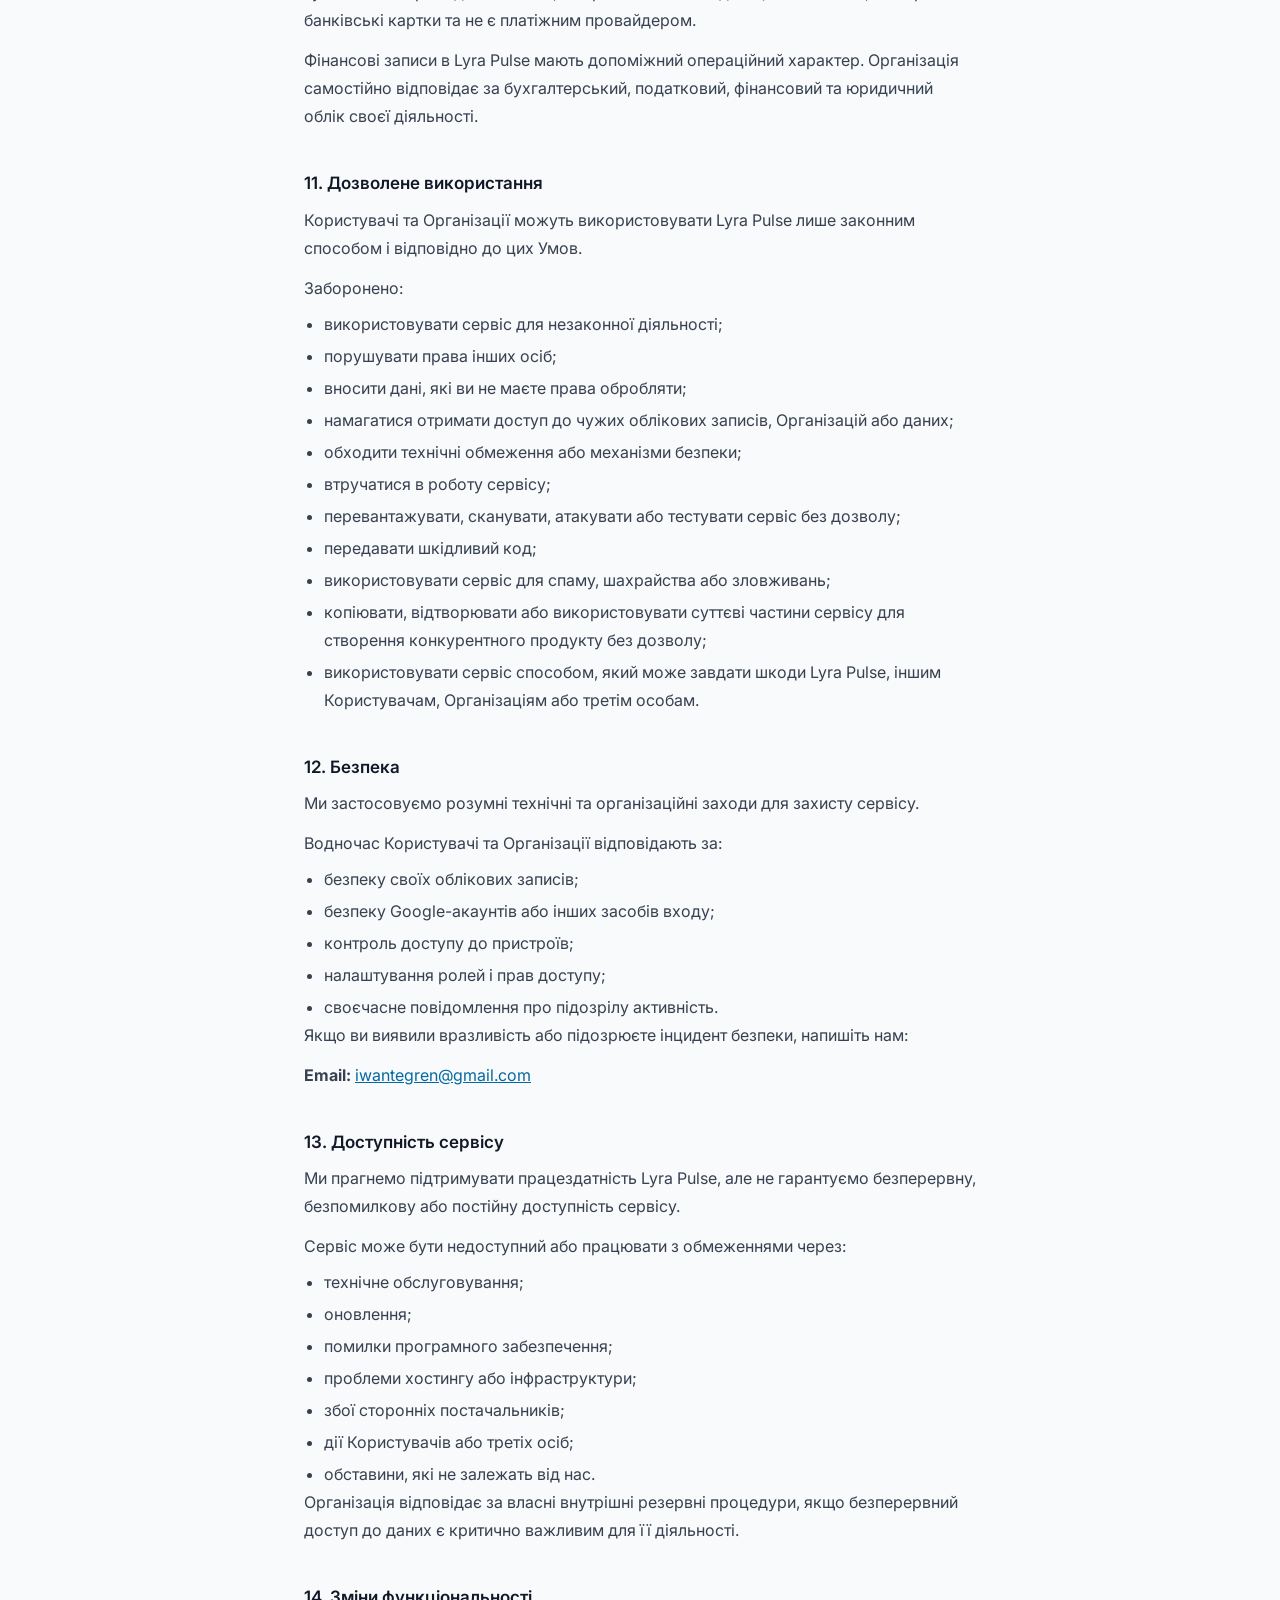
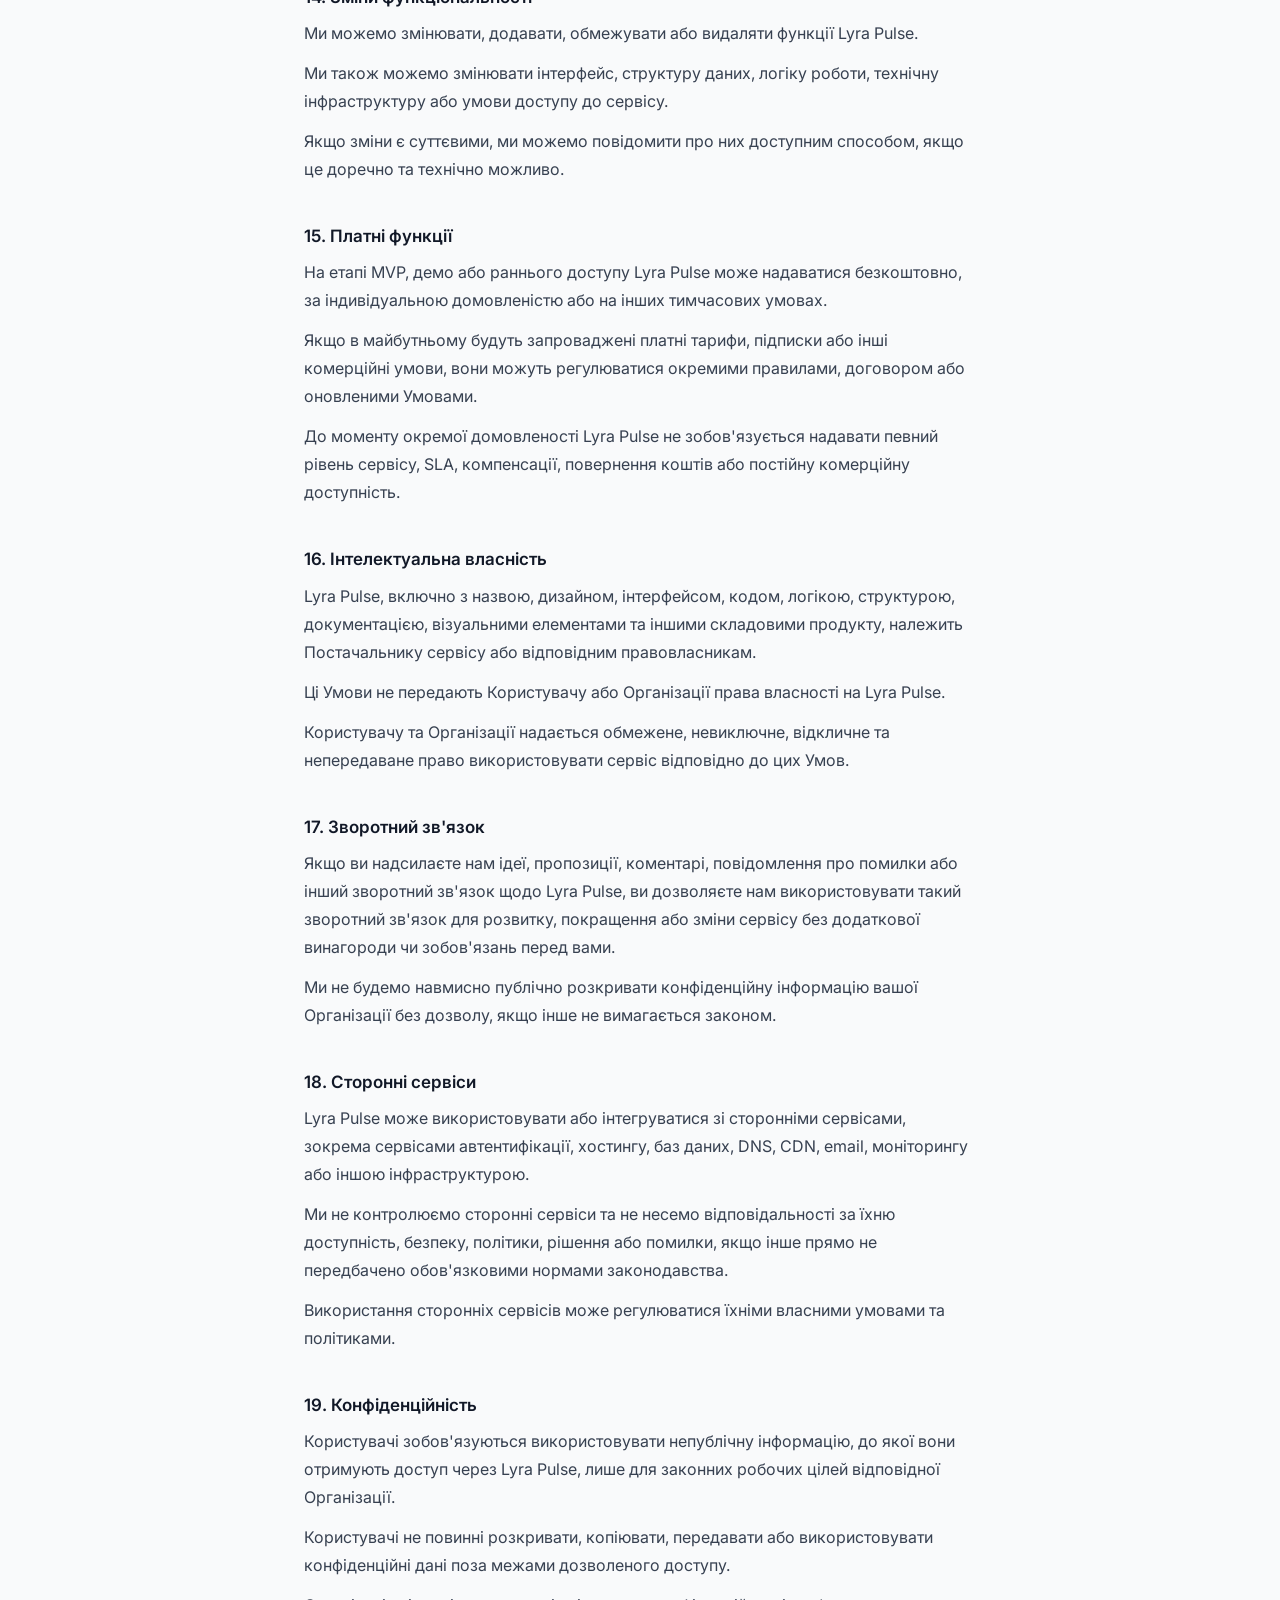
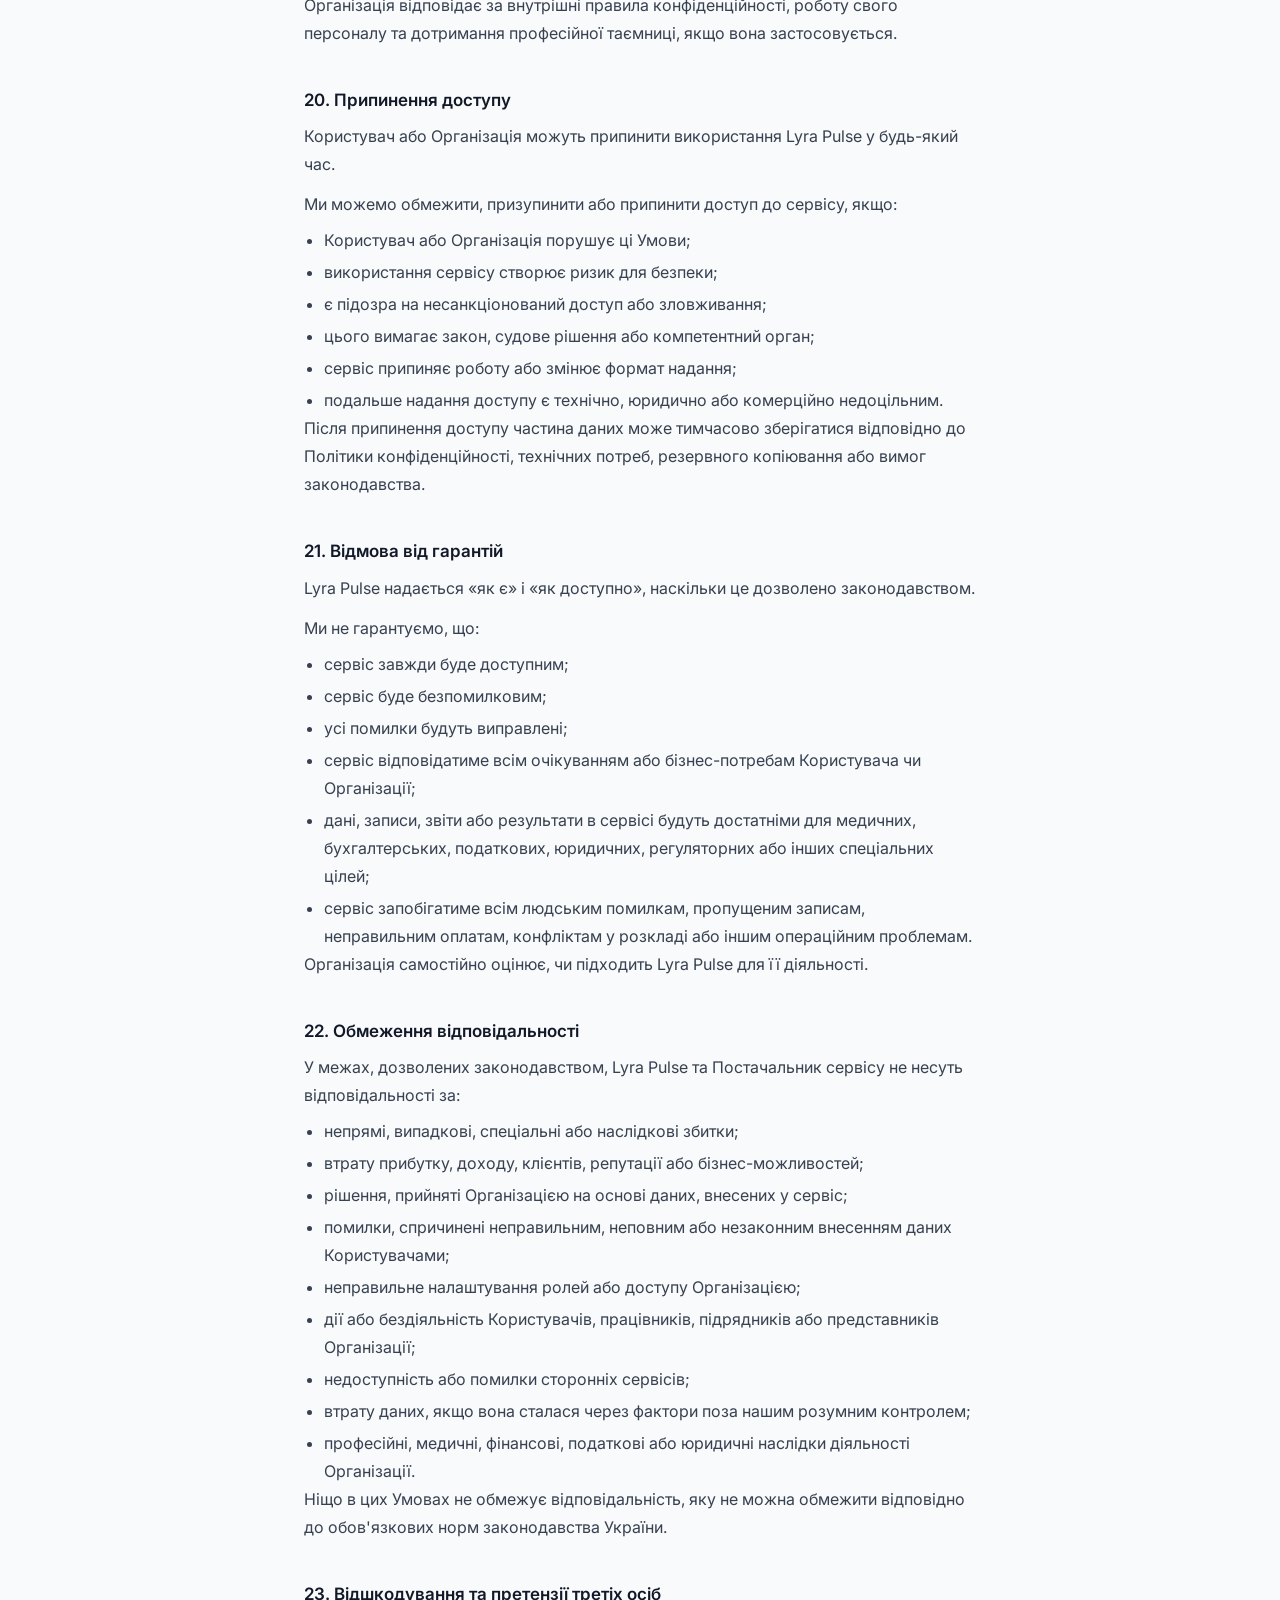
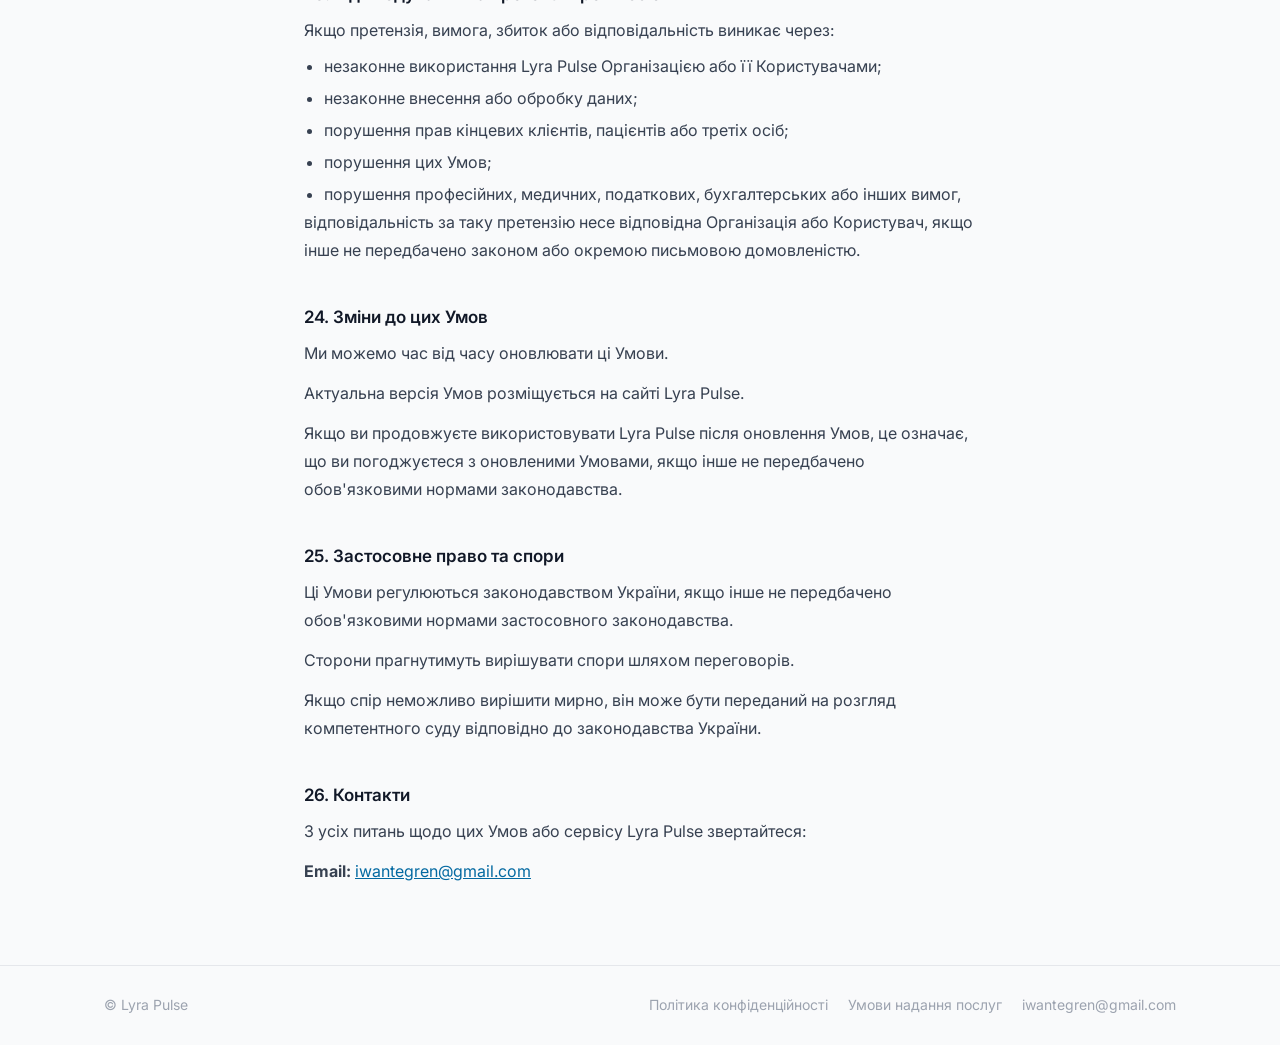
<file: terms-of-service.html>
<!doctype html>
<html lang="uk">
  <head>
    <meta charset="UTF-8" />
    <meta name="viewport" content="width=device-width, initial-scale=1.0" />
    <title>Умови надання послуг — Lyra Pulse</title>
    <meta
      name="description"
      content="Умови надання послуг сервісу Lyra Pulse."
    />
    <link rel="preconnect" href="https://fonts.googleapis.com" />
    <link rel="preconnect" href="https://fonts.gstatic.com" crossorigin />
    <link
      href="https://fonts.googleapis.com/css2?family=Inter:wght@400;600;700&display=swap"
      rel="stylesheet"
    />
    <link rel="icon" href="assets/icon.svg" type="image/svg+xml" />
    <link rel="stylesheet" href="styles.css" />
  </head>
  <body>
    <header class="site-header">
      <div class="container header-inner">
        <a href="index.html" class="logo">Lyra Pulse</a>
        <a href="index.html" class="btn btn-secondary"> На головну </a>
      </div>
    </header>

    <main>
      <div class="legal-wrap">
        <h1>Умови надання послуг Lyra Pulse</h1>
        <span class="legal-date">Останнє оновлення: 03 червня 2026 року</span>

        <p>
          Ці Умови надання послуг регулюють доступ до вебсервісу
          <strong>Lyra Pulse</strong> та його використання.
        </p>
        <p>
          Використовуючи Lyra Pulse, ви підтверджуєте, що прочитали ці Умови,
          розумієте їх і погоджуєтеся з ними. Якщо ви не погоджуєтеся з цими
          Умовами, не використовуйте сервіс.
        </p>
        <p>З питань щодо цих Умов можна звернутися за адресою:</p>
        <p>
          <strong>Email:</strong>
          <a href="mailto:iwantegren@gmail.com">iwantegren@gmail.com</a>
        </p>

        <h2>1. Що таке Lyra Pulse</h2>
        <p>
          Lyra Pulse — це вебсервіс для організації робочих процесів невеликих
          клінік, кабінетів, салонів, спеціалістів та сервісних команд.
        </p>
        <p>Сервіс може допомагати з:</p>
        <ul>
          <li>
            записами, візитами, консультаціями, сеансами або іншими подіями;
          </li>
          <li>календарем і розкладом;</li>
          <li>даними клієнтів, пацієнтів, відвідувачів або замовників;</li>
          <li>послугами, процедурами або іншими роботами;</li>
          <li>персоналом, спеціалістами, робочими місцями або ресурсами;</li>
          <li>службовими нотатками, тегами та коментарями;</li>
          <li>операційними записами про оплати або надходження.</li>
        </ul>
        <p>
          Конкретний набір функцій може змінюватися залежно від версії сервісу,
          налаштувань, етапу розробки або домовленості з Організацією.
        </p>

        <h2>2. Терміни</h2>
        <p>У цих Умовах:</p>
        <ul>
          <li>
            <strong>«Lyra Pulse»</strong>, <strong>«сервіс»</strong>,
            <strong>«ми»</strong>, <strong>«нас»</strong> або
            <strong>«наш»</strong> означає вебсервіс Lyra Pulse.
          </li>
          <li>
            <strong>«Постачальник сервісу»</strong> означає особу або
            організацію, яка розробляє, підтримує та надає доступ до Lyra Pulse.
          </li>
          <li>
            <strong>«Користувач»</strong> означає особу, яка використовує сервіс
            від свого імені або від імені Організації.
          </li>
          <li>
            <strong>«Організація»</strong> означає клініку, кабінет, салон,
            спеціаліста, команду, бізнес або іншу особу чи структуру, яка
            використовує Lyra Pulse у своїй діяльності.
          </li>
          <li>
            <strong>«Кінцевий клієнт»</strong> означає особу, дані якої
            Організація або її Користувачі вносять у сервіс. Залежно від сфери
            діяльності це може бути клієнт, пацієнт, відвідувач, замовник або
            інша подібна особа.
          </li>
          <li>
            <strong>«Послуги»</strong> означає послуги, процедури, консультації,
            сеанси, роботи або інші дії, які Організація надає своїм кінцевим
            клієнтам.
          </li>
          <li>
            <strong>«Робочі дані Організації»</strong> означає дані, які
            Організація або її Користувачі створюють, вносять, зберігають або
            обробляють у сервісі.
          </li>
        </ul>
        <p>
          Терміни можуть мати різні назви в інтерфейсі залежно від сфери
          діяльності Організації. Наприклад, у клініці може використовуватися
          термін «пацієнт», а в салоні — «клієнт»; у клініці може
          використовуватися «процедура», а в іншому бізнесі — «послуга». У межах
          цих Умов такі терміни мають узагальнене значення.
        </p>

        <h2>3. Статус сервісу</h2>
        <p>Lyra Pulse є операційним програмним інструментом.</p>
        <p>Lyra Pulse не є:</p>
        <ul>
          <li>медичною інформаційною системою;</li>
          <li>електронною медичною карткою;</li>
          <li>системою встановлення діагнозів або призначення лікування;</li>
          <li>засобом екстреної медичної допомоги;</li>
          <li>платіжним процесором;</li>
          <li>банківським або фінансовим сервісом;</li>
          <li>бухгалтерською або податковою системою;</li>
          <li>юридичним сервісом;</li>
          <li>заміною професійної консультації.</li>
        </ul>
        <p>
          Організація самостійно відповідає за професійні, медичні, фінансові,
          податкові, бухгалтерські, юридичні та інші рішення, які вона приймає у
          своїй діяльності.
        </p>

        <h2>4. MVP, демо та ранній доступ</h2>
        <p>
          Lyra Pulse може надаватися як MVP, демо-версія або сервіс раннього
          доступу.
        </p>
        <p>Це означає, що:</p>
        <ul>
          <li>окремі функції можуть бути неповними або експериментальними;</li>
          <li>сервіс може містити помилки;</li>
          <li>інтерфейс і логіка роботи можуть змінюватися;</li>
          <li>
            окремі функції можуть бути додані, змінені, обмежені або видалені;
          </li>
          <li>
            доступність сервісу може бути менш стабільною, ніж у зрілих
            комерційних продуктів;
          </li>
          <li>
            сервіс може використовуватися для перевірки гіпотез, збору
            зворотного зв'язку та покращення продукту.
          </li>
        </ul>
        <p>
          Використовуючи Lyra Pulse на етапі MVP, демо або раннього доступу, ви
          приймаєте ці обмеження.
        </p>

        <h2>5. Обліковий запис і вхід</h2>
        <p>Для використання Lyra Pulse може знадобитися обліковий запис.</p>
        <p>Користувач зобов'язується:</p>
        <ul>
          <li>надавати достовірну інформацію;</li>
          <li>
            не створювати обліковий запис від імені іншої особи без дозволу;
          </li>
          <li>
            не передавати доступ до свого облікового запису третім особам;
          </li>
          <li>
            забезпечувати безпеку свого Google-акаунта, пристроїв та інших
            засобів доступу;
          </li>
          <li>
            повідомити нас або свою Організацію, якщо є підозра на
            несанкціонований доступ.
          </li>
        </ul>
        <p>
          Дії, виконані через обліковий запис Користувача, можуть вважатися
          діями відповідного Користувача або Організації, якщо не буде
          встановлено інше.
        </p>

        <h2>6. Вхід через Google</h2>
        <p>
          Lyra Pulse може використовувати Google Sign-In для входу Користувачів.
        </p>
        <p>
          Google Sign-In використовується для автентифікації та створення або
          оновлення облікового запису Lyra Pulse.
        </p>
        <p>
          Ми не контролюємо роботу Google-акаунтів, сервіси Google, політики
          Google або рішення Google щодо доступу, безпеки чи авторизації.
        </p>
        <p>
          Використання Google Sign-In може також регулюватися умовами та
          політиками Google.
        </p>

        <h2>7. Організації, ролі та доступи</h2>
        <p>
          Lyra Pulse може підтримувати різні ролі та права доступу Користувачів.
        </p>
        <p>Організація самостійно відповідає за:</p>
        <ul>
          <li>запрошення Користувачів;</li>
          <li>призначення правильних ролей;</li>
          <li>обмеження доступу працівників, підрядників або інших осіб;</li>
          <li>
            видалення доступу осіб, які більше не повинні працювати з даними
            Організації;
          </li>
          <li>контроль внутрішньої дисципліни доступу до даних.</li>
        </ul>
        <p>
          Lyra Pulse не несе відповідальності за наслідки неправильного
          налаштування ролей або внутрішнього доступу Організації, якщо це
          сталося не з вини Lyra Pulse.
        </p>

        <h2>8. Робочі дані Організації</h2>
        <p>
          Організація та її Користувачі зберігають права на Робочі дані
          Організації.
        </p>
        <p>
          Ви надаєте Lyra Pulse обмежене право обробляти Робочі дані Організації
          лише в межах, необхідних для:
        </p>
        <ul>
          <li>надання функціональності сервісу;</li>
          <li>збереження, відображення та оновлення даних;</li>
          <li>виконання дій, які ініціюють Користувачі;</li>
          <li>технічної підтримки;</li>
          <li>безпеки;</li>
          <li>резервного копіювання;</li>
          <li>діагностики помилок;</li>
          <li>виконання вимог законодавства, якщо вони застосовуються.</li>
        </ul>
        <p>
          Організація відповідає за точність, повноту, законність і доречність
          Робочих даних Організації.
        </p>
        <p>
          Lyra Pulse не зобов'язаний перевіряти законність, медичну
          правильність, фінансову правильність або професійну коректність даних,
          які Організація або її Користувачі вносять у сервіс.
        </p>

        <h2>9. Дані кінцевих клієнтів і пацієнтів</h2>
        <p>
          Якщо Організація або її Користувачі вносять у Lyra Pulse дані кінцевих
          клієнтів, пацієнтів, відвідувачів або замовників, Організація
          підтверджує, що має право це робити.
        </p>
        <p>Організація самостійно відповідає за:</p>
        <ul>
          <li>інформування таких осіб про обробку їхніх даних;</li>
          <li>
            отримання згоди або наявність іншої законної підстави, якщо це
            потрібно;
          </li>
          <li>законність обробки персональних даних;</li>
          <li>
            законність обробки даних про здоров'я або інших чутливих даних, якщо
            такі дані вносяться;
          </li>
          <li>
            відповіді на запити кінцевих клієнтів або пацієнтів щодо їхніх
            персональних даних;
          </li>
          <li>
            дотримання професійних, медичних, етичних, податкових та інших
            вимог, які застосовуються до діяльності Організації.
          </li>
        </ul>
        <p>
          Lyra Pulse не є стороною відносин між Організацією та її кінцевими
          клієнтами чи пацієнтами.
        </p>

        <h2>10. Оплати та фінансові записи</h2>
        <p>
          Lyra Pulse може дозволяти Організації фіксувати операційні записи про
          оплати, надходження, спосіб оплати, коментарі або пов'язані робочі
          дані.
        </p>
        <p>
          Lyra Pulse не проводить платежі, не приймає кошти від кінцевих
          клієнтів, не обробляє банківські картки та не є платіжним провайдером.
        </p>
        <p>
          Фінансові записи в Lyra Pulse мають допоміжний операційний характер.
          Організація самостійно відповідає за бухгалтерський, податковий,
          фінансовий та юридичний облік своєї діяльності.
        </p>

        <h2>11. Дозволене використання</h2>
        <p>
          Користувачі та Організації можуть використовувати Lyra Pulse лише
          законним способом і відповідно до цих Умов.
        </p>
        <p>Заборонено:</p>
        <ul>
          <li>використовувати сервіс для незаконної діяльності;</li>
          <li>порушувати права інших осіб;</li>
          <li>вносити дані, які ви не маєте права обробляти;</li>
          <li>
            намагатися отримати доступ до чужих облікових записів, Організацій
            або даних;
          </li>
          <li>обходити технічні обмеження або механізми безпеки;</li>
          <li>втручатися в роботу сервісу;</li>
          <li>
            перевантажувати, сканувати, атакувати або тестувати сервіс без
            дозволу;
          </li>
          <li>передавати шкідливий код;</li>
          <li>використовувати сервіс для спаму, шахрайства або зловживань;</li>
          <li>
            копіювати, відтворювати або використовувати суттєві частини сервісу
            для створення конкурентного продукту без дозволу;
          </li>
          <li>
            використовувати сервіс способом, який може завдати шкоди Lyra Pulse,
            іншим Користувачам, Організаціям або третім особам.
          </li>
        </ul>

        <h2>12. Безпека</h2>
        <p>
          Ми застосовуємо розумні технічні та організаційні заходи для захисту
          сервісу.
        </p>
        <p>Водночас Користувачі та Організації відповідають за:</p>
        <ul>
          <li>безпеку своїх облікових записів;</li>
          <li>безпеку Google-акаунтів або інших засобів входу;</li>
          <li>контроль доступу до пристроїв;</li>
          <li>налаштування ролей і прав доступу;</li>
          <li>своєчасне повідомлення про підозрілу активність.</li>
        </ul>
        <p>
          Якщо ви виявили вразливість або підозрюєте інцидент безпеки, напишіть
          нам:
        </p>
        <p>
          <strong>Email:</strong>
          <a href="mailto:iwantegren@gmail.com">iwantegren@gmail.com</a>
        </p>

        <h2>13. Доступність сервісу</h2>
        <p>
          Ми прагнемо підтримувати працездатність Lyra Pulse, але не гарантуємо
          безперервну, безпомилкову або постійну доступність сервісу.
        </p>
        <p>Сервіс може бути недоступний або працювати з обмеженнями через:</p>
        <ul>
          <li>технічне обслуговування;</li>
          <li>оновлення;</li>
          <li>помилки програмного забезпечення;</li>
          <li>проблеми хостингу або інфраструктури;</li>
          <li>збої сторонніх постачальників;</li>
          <li>дії Користувачів або третіх осіб;</li>
          <li>обставини, які не залежать від нас.</li>
        </ul>
        <p>
          Організація відповідає за власні внутрішні резервні процедури, якщо
          безперервний доступ до даних є критично важливим для її діяльності.
        </p>

        <h2>14. Зміни функціональності</h2>
        <p>
          Ми можемо змінювати, додавати, обмежувати або видаляти функції Lyra
          Pulse.
        </p>
        <p>
          Ми також можемо змінювати інтерфейс, структуру даних, логіку роботи,
          технічну інфраструктуру або умови доступу до сервісу.
        </p>
        <p>
          Якщо зміни є суттєвими, ми можемо повідомити про них доступним
          способом, якщо це доречно та технічно можливо.
        </p>

        <h2>15. Платні функції</h2>
        <p>
          На етапі MVP, демо або раннього доступу Lyra Pulse може надаватися
          безкоштовно, за індивідуальною домовленістю або на інших тимчасових
          умовах.
        </p>
        <p>
          Якщо в майбутньому будуть запроваджені платні тарифи, підписки або
          інші комерційні умови, вони можуть регулюватися окремими правилами,
          договором або оновленими Умовами.
        </p>
        <p>
          До моменту окремої домовленості Lyra Pulse не зобов'язується надавати
          певний рівень сервісу, SLA, компенсації, повернення коштів або
          постійну комерційну доступність.
        </p>

        <h2>16. Інтелектуальна власність</h2>
        <p>
          Lyra Pulse, включно з назвою, дизайном, інтерфейсом, кодом, логікою,
          структурою, документацією, візуальними елементами та іншими складовими
          продукту, належить Постачальнику сервісу або відповідним
          правовласникам.
        </p>
        <p>
          Ці Умови не передають Користувачу або Організації права власності на
          Lyra Pulse.
        </p>
        <p>
          Користувачу та Організації надається обмежене, невиключне, відкличне
          та непередаване право використовувати сервіс відповідно до цих Умов.
        </p>

        <h2>17. Зворотний зв'язок</h2>
        <p>
          Якщо ви надсилаєте нам ідеї, пропозиції, коментарі, повідомлення про
          помилки або інший зворотний зв'язок щодо Lyra Pulse, ви дозволяєте нам
          використовувати такий зворотний зв'язок для розвитку, покращення або
          зміни сервісу без додаткової винагороди чи зобов'язань перед вами.
        </p>
        <p>
          Ми не будемо навмисно публічно розкривати конфіденційну інформацію
          вашої Організації без дозволу, якщо інше не вимагається законом.
        </p>

        <h2>18. Сторонні сервіси</h2>
        <p>
          Lyra Pulse може використовувати або інтегруватися зі сторонніми
          сервісами, зокрема сервісами автентифікації, хостингу, баз даних, DNS,
          CDN, email, моніторингу або іншою інфраструктурою.
        </p>
        <p>
          Ми не контролюємо сторонні сервіси та не несемо відповідальності за
          їхню доступність, безпеку, політики, рішення або помилки, якщо інше
          прямо не передбачено обов'язковими нормами законодавства.
        </p>
        <p>
          Використання сторонніх сервісів може регулюватися їхніми власними
          умовами та політиками.
        </p>

        <h2>19. Конфіденційність</h2>
        <p>
          Користувачі зобов'язуються використовувати непублічну інформацію, до
          якої вони отримують доступ через Lyra Pulse, лише для законних робочих
          цілей відповідної Організації.
        </p>
        <p>
          Користувачі не повинні розкривати, копіювати, передавати або
          використовувати конфіденційні дані поза межами дозволеного доступу.
        </p>
        <p>
          Організація відповідає за внутрішні правила конфіденційності, роботу
          свого персоналу та дотримання професійної таємниці, якщо вона
          застосовується.
        </p>

        <h2>20. Припинення доступу</h2>
        <p>
          Користувач або Організація можуть припинити використання Lyra Pulse у
          будь-який час.
        </p>
        <p>
          Ми можемо обмежити, призупинити або припинити доступ до сервісу, якщо:
        </p>
        <ul>
          <li>Користувач або Організація порушує ці Умови;</li>
          <li>використання сервісу створює ризик для безпеки;</li>
          <li>є підозра на несанкціонований доступ або зловживання;</li>
          <li>цього вимагає закон, судове рішення або компетентний орган;</li>
          <li>сервіс припиняє роботу або змінює формат надання;</li>
          <li>
            подальше надання доступу є технічно, юридично або комерційно
            недоцільним.
          </li>
        </ul>
        <p>
          Після припинення доступу частина даних може тимчасово зберігатися
          відповідно до Політики конфіденційності, технічних потреб, резервного
          копіювання або вимог законодавства.
        </p>

        <h2>21. Відмова від гарантій</h2>
        <p>
          Lyra Pulse надається «як є» і «як доступно», наскільки це дозволено
          законодавством.
        </p>
        <p>Ми не гарантуємо, що:</p>
        <ul>
          <li>сервіс завжди буде доступним;</li>
          <li>сервіс буде безпомилковим;</li>
          <li>усі помилки будуть виправлені;</li>
          <li>
            сервіс відповідатиме всім очікуванням або бізнес-потребам
            Користувача чи Організації;
          </li>
          <li>
            дані, записи, звіти або результати в сервісі будуть достатніми для
            медичних, бухгалтерських, податкових, юридичних, регуляторних або
            інших спеціальних цілей;
          </li>
          <li>
            сервіс запобігатиме всім людським помилкам, пропущеним записам,
            неправильним оплатам, конфліктам у розкладі або іншим операційним
            проблемам.
          </li>
        </ul>
        <p>
          Організація самостійно оцінює, чи підходить Lyra Pulse для її
          діяльності.
        </p>

        <h2>22. Обмеження відповідальності</h2>
        <p>
          У межах, дозволених законодавством, Lyra Pulse та Постачальник сервісу
          не несуть відповідальності за:
        </p>
        <ul>
          <li>непрямі, випадкові, спеціальні або наслідкові збитки;</li>
          <li>
            втрату прибутку, доходу, клієнтів, репутації або бізнес-можливостей;
          </li>
          <li>
            рішення, прийняті Організацією на основі даних, внесених у сервіс;
          </li>
          <li>
            помилки, спричинені неправильним, неповним або незаконним внесенням
            даних Користувачами;
          </li>
          <li>неправильне налаштування ролей або доступу Організацією;</li>
          <li>
            дії або бездіяльність Користувачів, працівників, підрядників або
            представників Організації;
          </li>
          <li>недоступність або помилки сторонніх сервісів;</li>
          <li>
            втрату даних, якщо вона сталася через фактори поза нашим розумним
            контролем;
          </li>
          <li>
            професійні, медичні, фінансові, податкові або юридичні наслідки
            діяльності Організації.
          </li>
        </ul>
        <p>
          Ніщо в цих Умовах не обмежує відповідальність, яку не можна обмежити
          відповідно до обов'язкових норм законодавства України.
        </p>

        <h2>23. Відшкодування та претензії третіх осіб</h2>
        <p>
          Якщо претензія, вимога, збиток або відповідальність виникає через:
        </p>
        <ul>
          <li>
            незаконне використання Lyra Pulse Організацією або її Користувачами;
          </li>
          <li>незаконне внесення або обробку даних;</li>
          <li>порушення прав кінцевих клієнтів, пацієнтів або третіх осіб;</li>
          <li>порушення цих Умов;</li>
          <li>
            порушення професійних, медичних, податкових, бухгалтерських або
            інших вимог,
          </li>
        </ul>
        <p>
          відповідальність за таку претензію несе відповідна Організація або
          Користувач, якщо інше не передбачено законом або окремою письмовою
          домовленістю.
        </p>

        <h2>24. Зміни до цих Умов</h2>
        <p>Ми можемо час від часу оновлювати ці Умови.</p>
        <p>Актуальна версія Умов розміщується на сайті Lyra Pulse.</p>
        <p>
          Якщо ви продовжуєте використовувати Lyra Pulse після оновлення Умов,
          це означає, що ви погоджуєтеся з оновленими Умовами, якщо інше не
          передбачено обов'язковими нормами законодавства.
        </p>

        <h2>25. Застосовне право та спори</h2>
        <p>
          Ці Умови регулюються законодавством України, якщо інше не передбачено
          обов'язковими нормами застосовного законодавства.
        </p>
        <p>Сторони прагнутимуть вирішувати спори шляхом переговорів.</p>
        <p>
          Якщо спір неможливо вирішити мирно, він може бути переданий на розгляд
          компетентного суду відповідно до законодавства України.
        </p>

        <h2>26. Контакти</h2>
        <p>З усіх питань щодо цих Умов або сервісу Lyra Pulse звертайтеся:</p>
        <p>
          <strong>Email:</strong>
          <a href="mailto:iwantegren@gmail.com">iwantegren@gmail.com</a>
        </p>
      </div>
    </main>

    <footer class="site-footer">
      <div class="container footer-inner">
        <span class="footer-copy">© Lyra Pulse</span>
        <nav class="footer-nav" aria-label="Нижня навігація">
          <a href="privacy-policy.html">Політика конфіденційності</a>
          <a href="terms-of-service.html">Умови надання послуг</a>
          <a href="mailto:iwantegren@gmail.com">iwantegren@gmail.com</a>
        </nav>
      </div>
    </footer>
  </body>
</html>
</file>
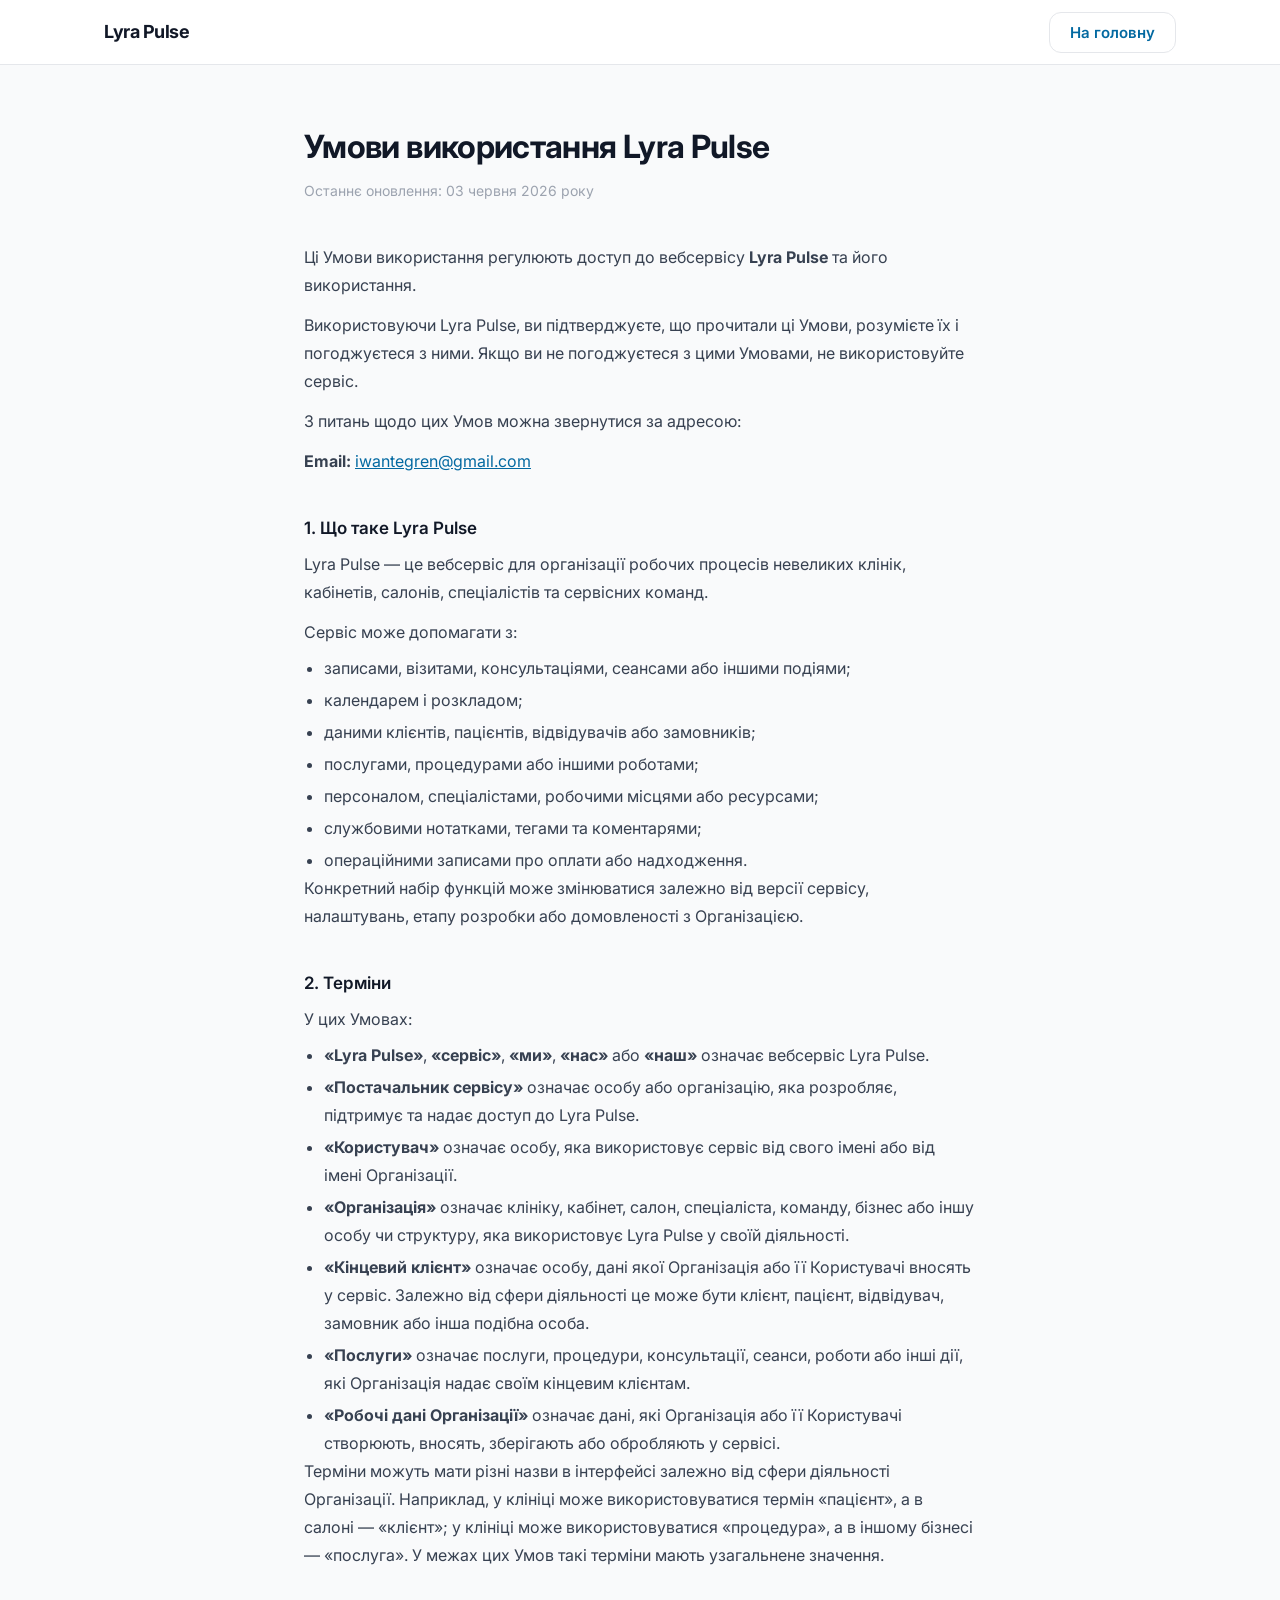
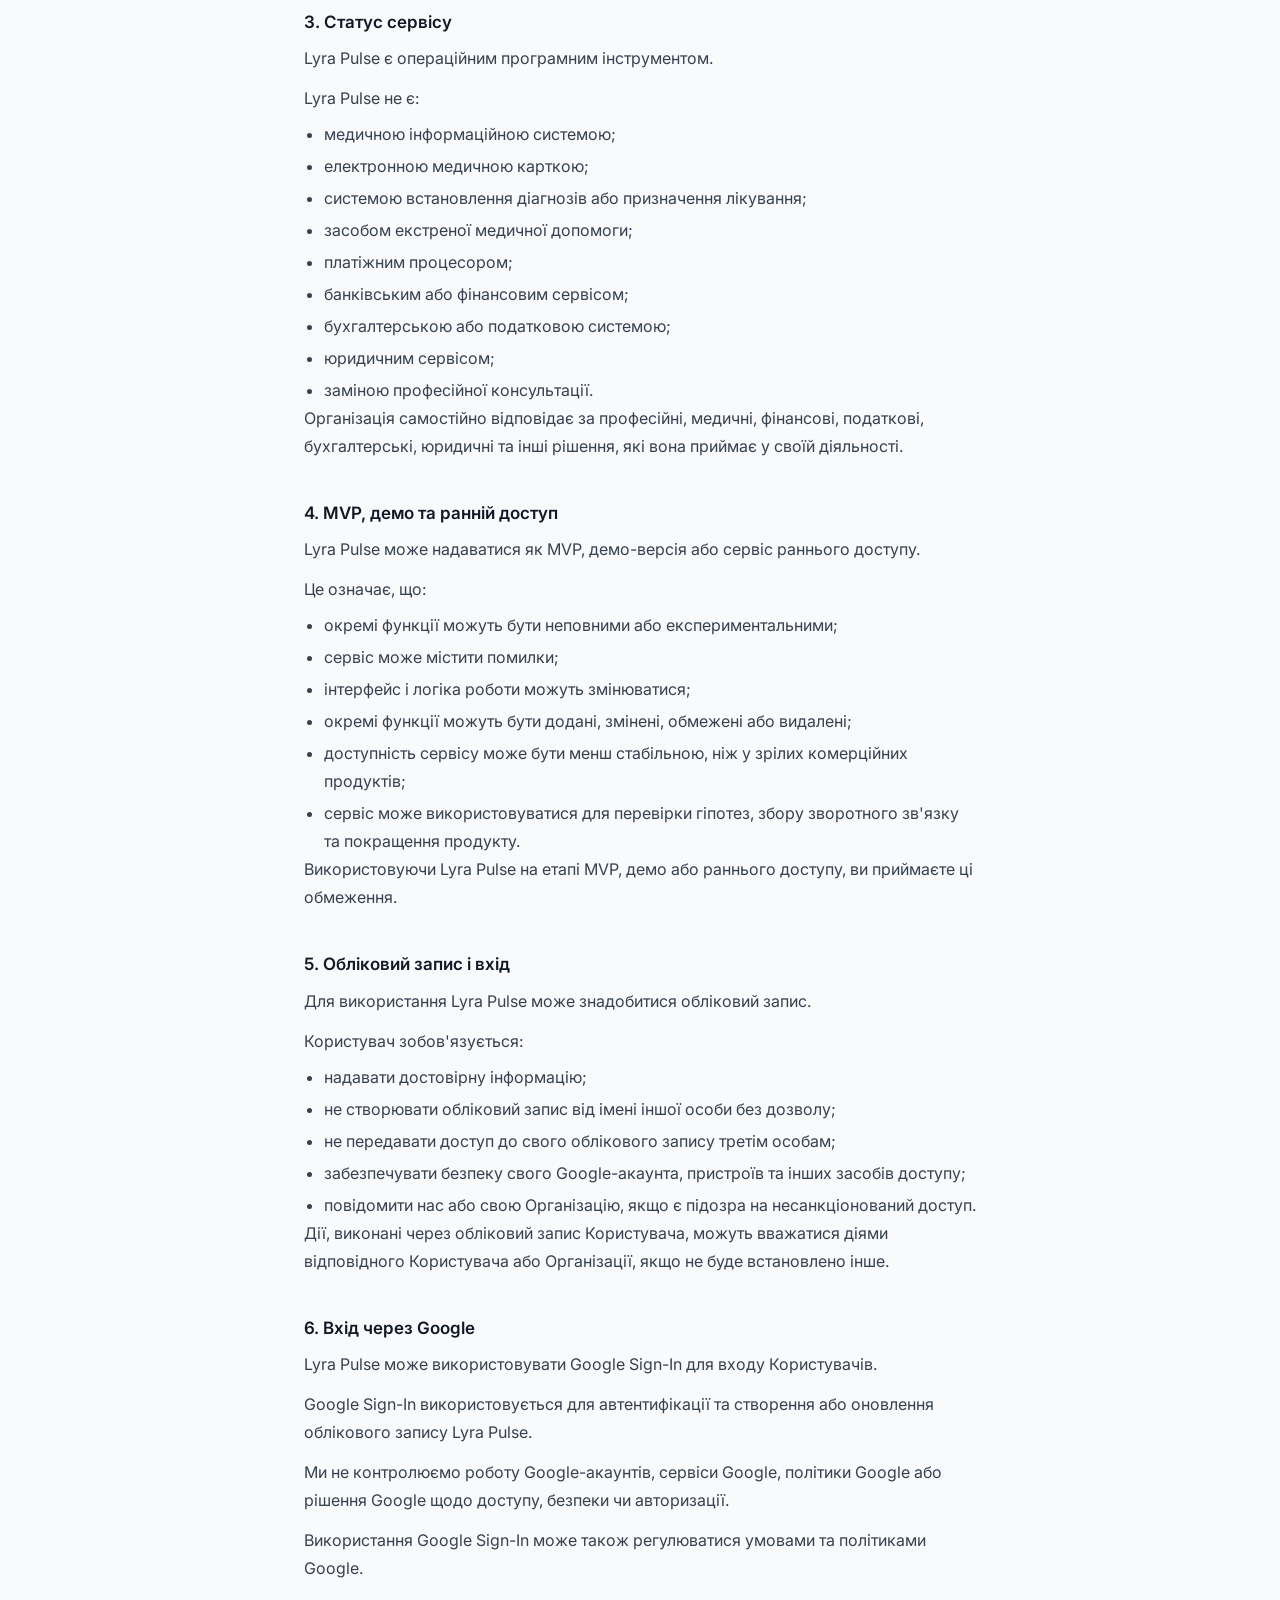
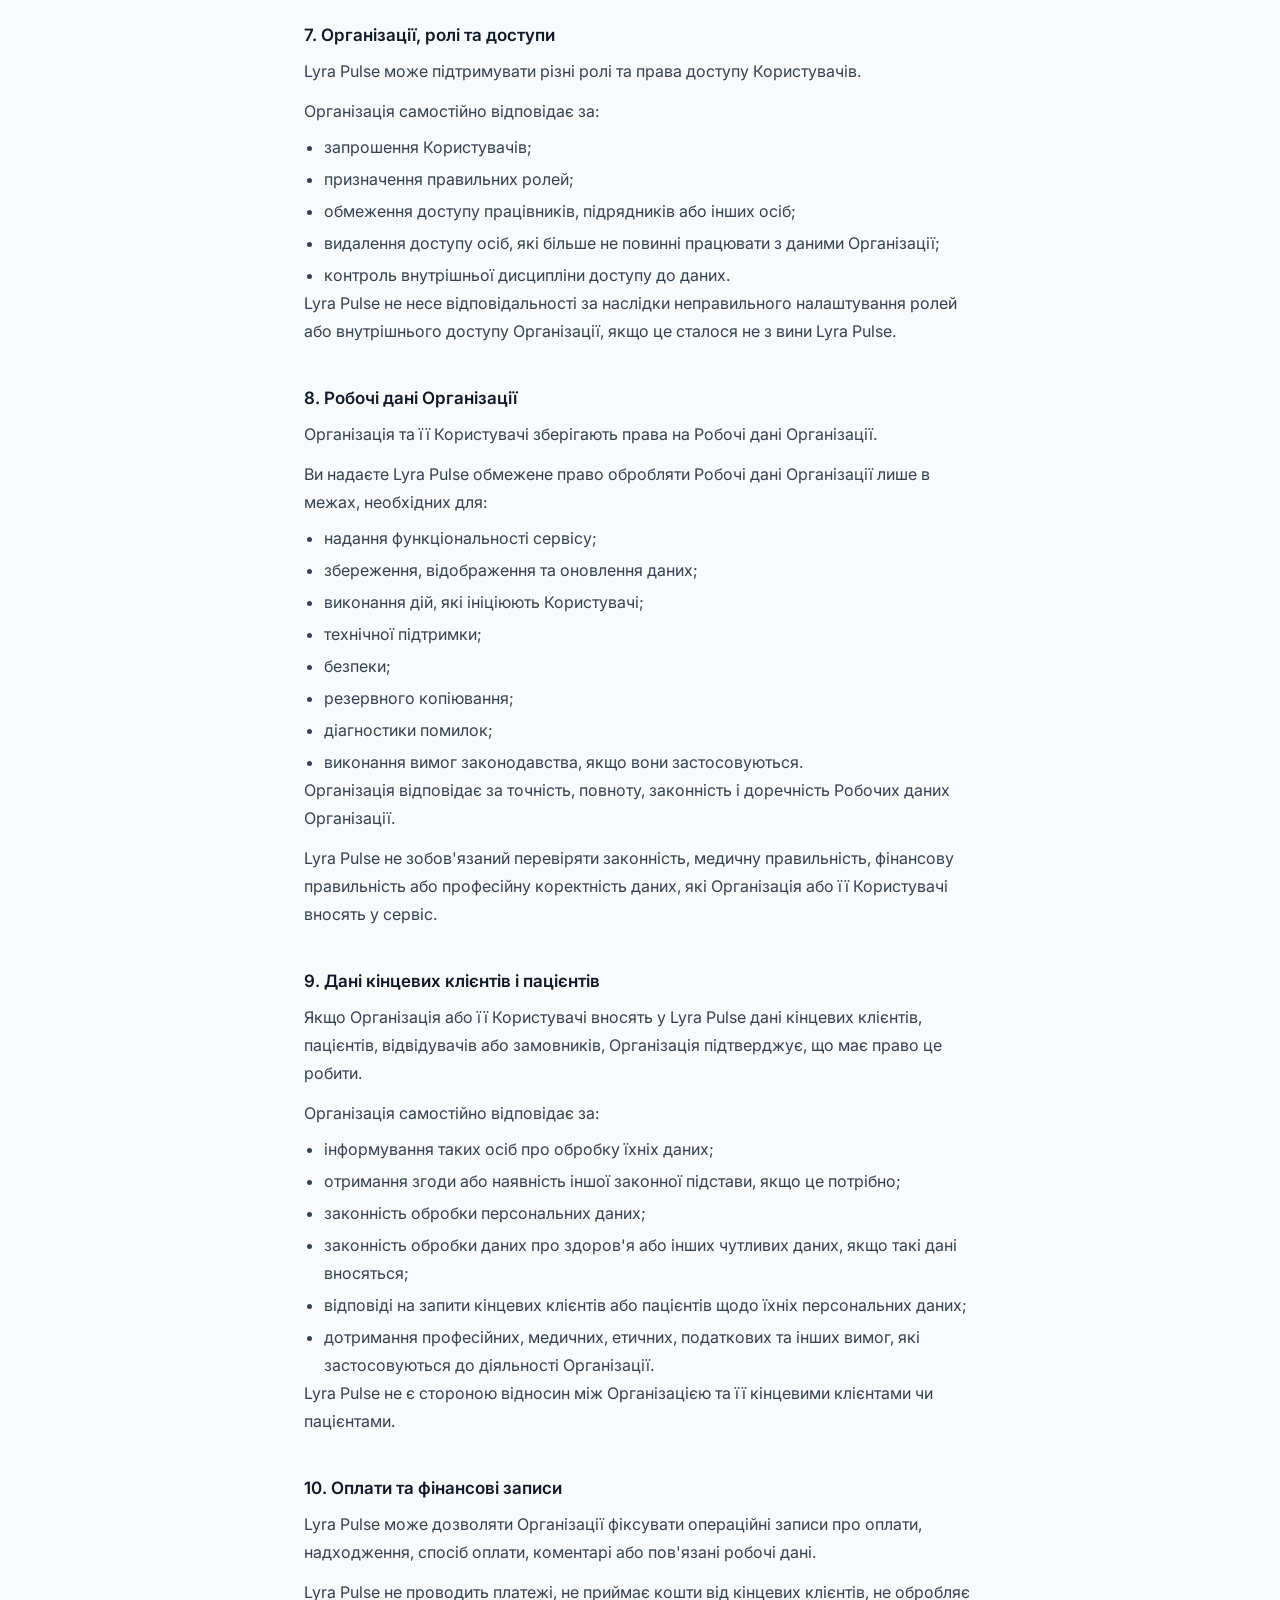
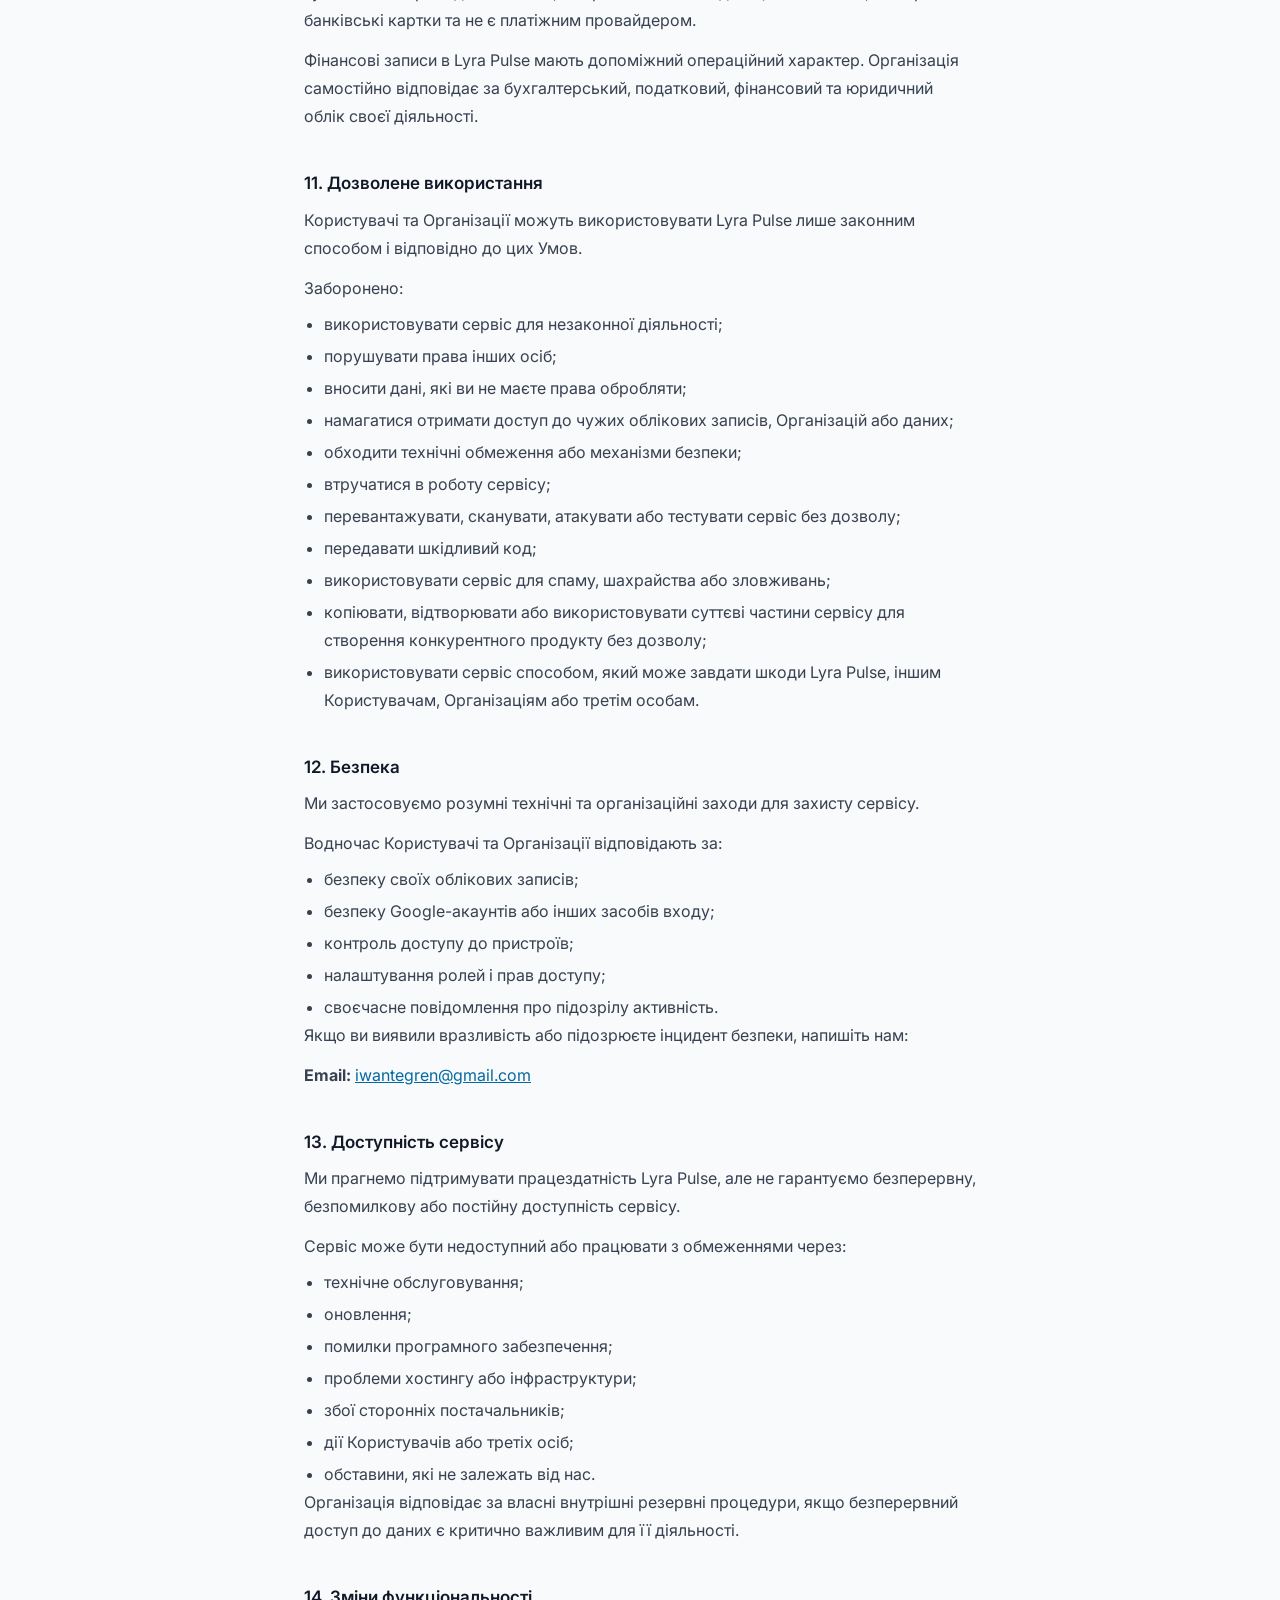
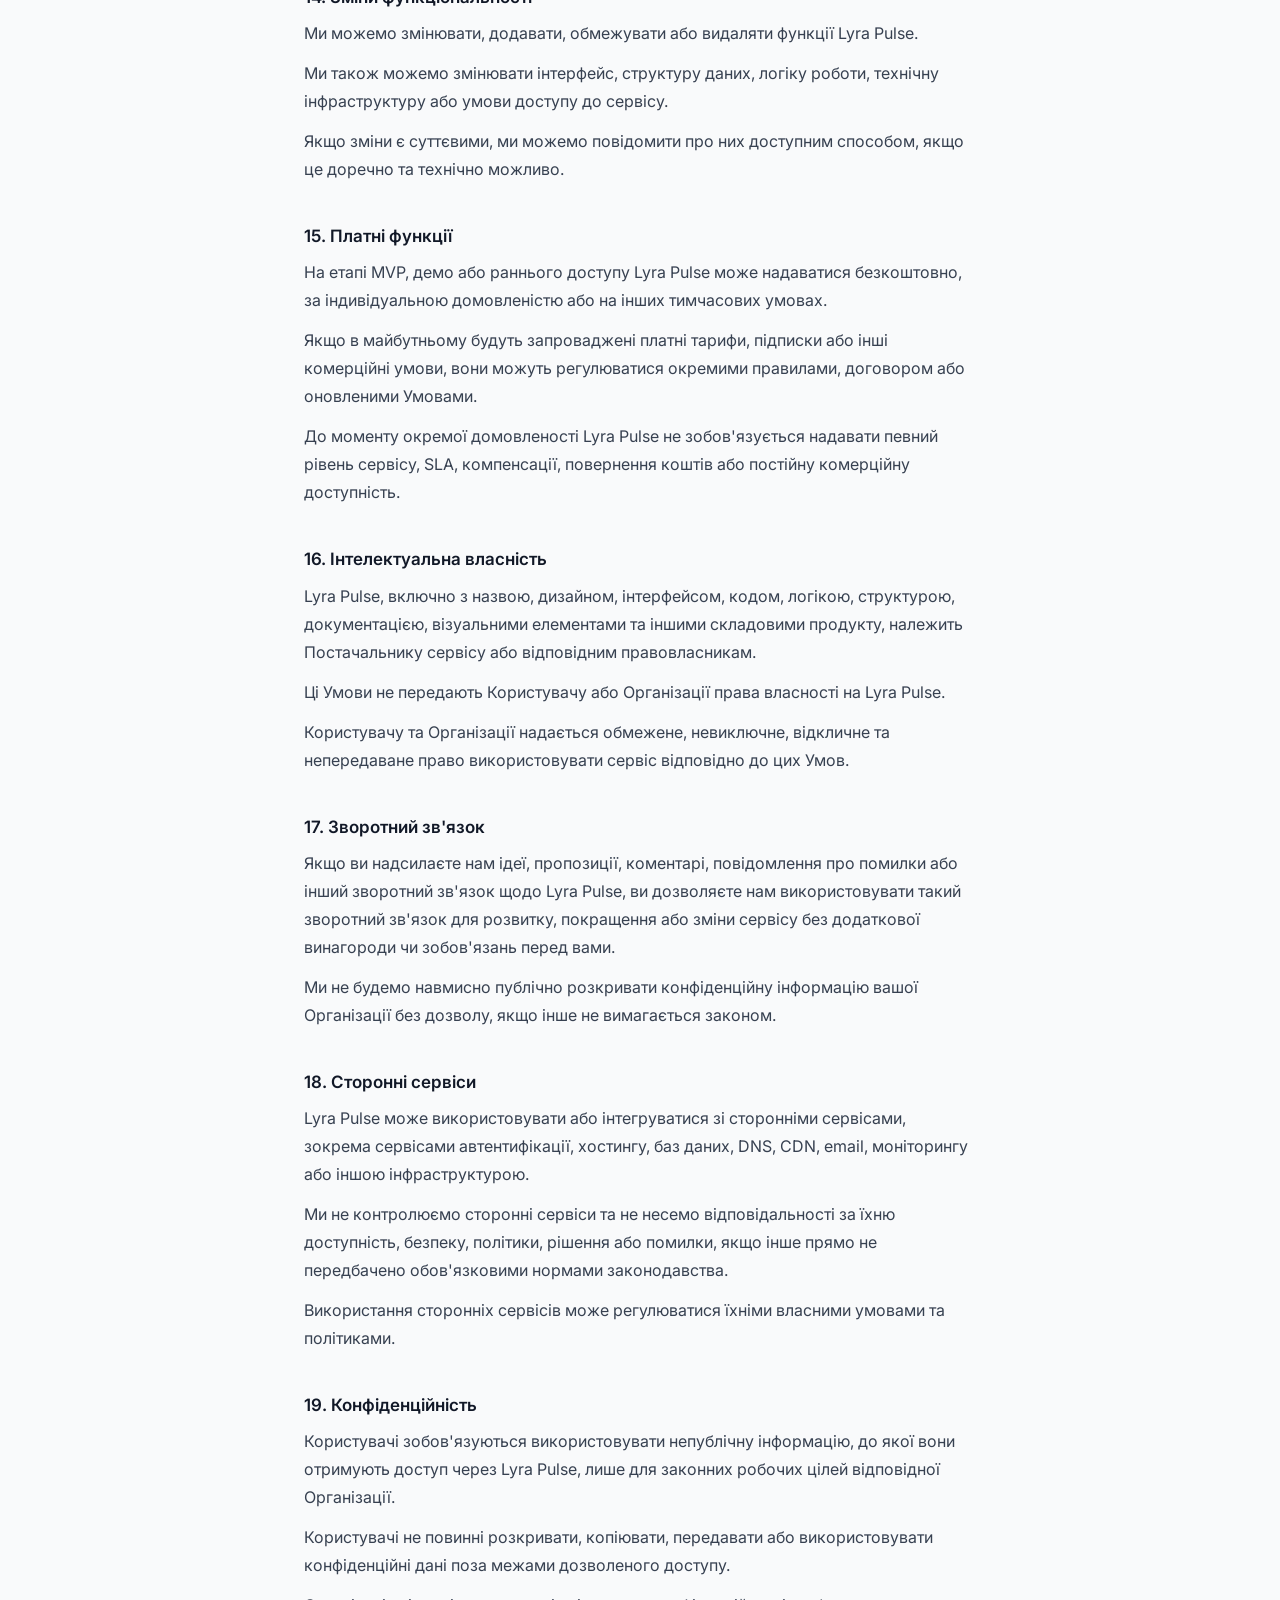
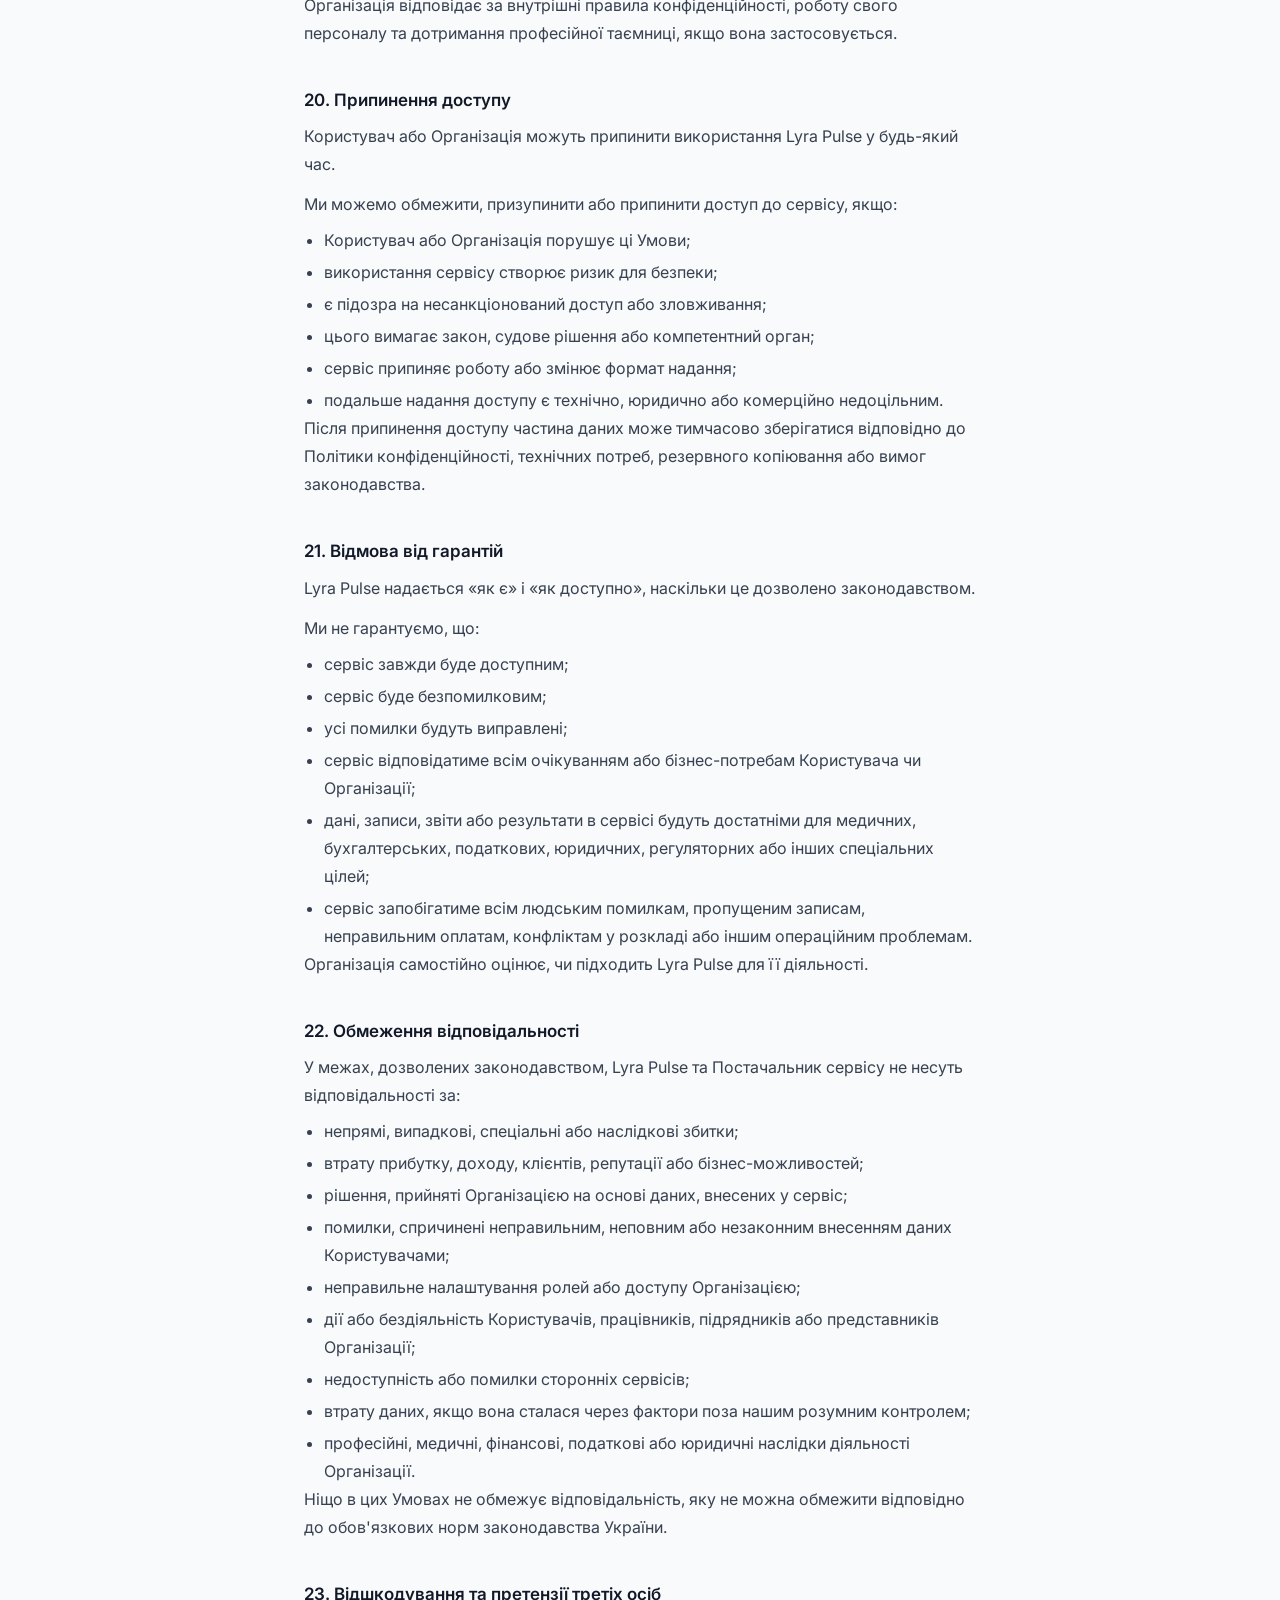
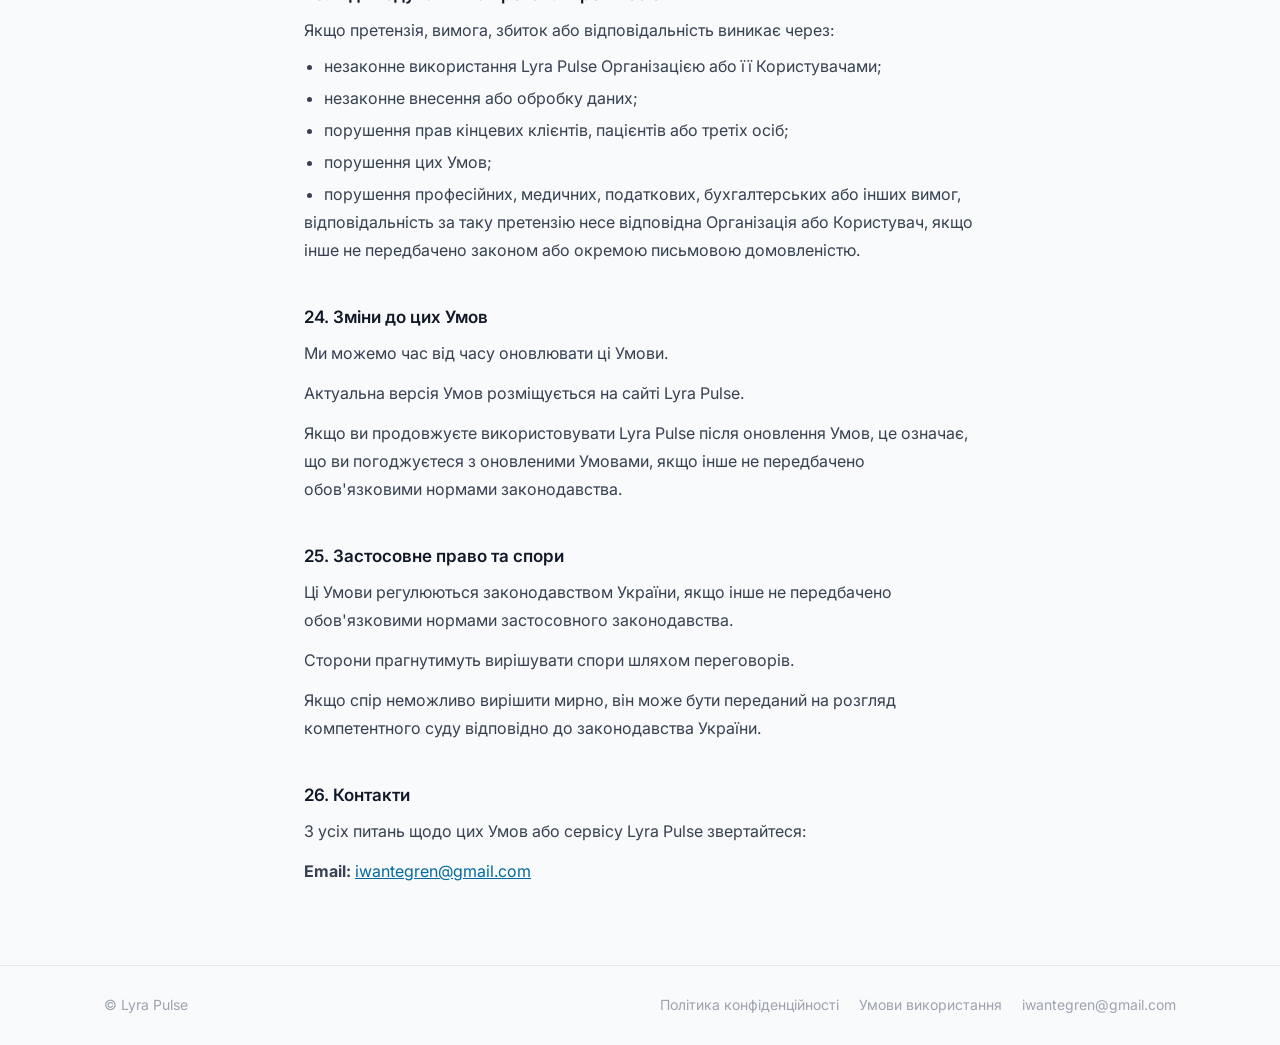
<file: terms-of-use.html>
<!doctype html>
<html lang="uk">
  <head>
    <meta charset="UTF-8" />
    <meta name="viewport" content="width=device-width, initial-scale=1.0" />
    <title>Умови використання — Lyra Pulse</title>
    <meta name="description" content="Умови використання сервісу Lyra Pulse." />
    <link rel="preconnect" href="https://fonts.googleapis.com" />
    <link rel="preconnect" href="https://fonts.gstatic.com" crossorigin />
    <link
      href="https://fonts.googleapis.com/css2?family=Inter:wght@400;600;700&display=swap"
      rel="stylesheet"
    />
    <link rel="icon" href="assets/icon.svg" type="image/svg+xml" />
    <link rel="stylesheet" href="styles.css" />
  </head>
  <body>
    <header class="site-header">
      <div class="container header-inner">
        <a href="index.html" class="logo">Lyra Pulse</a>
        <a href="index.html" class="btn btn-secondary"> На головну </a>
      </div>
    </header>

    <main>
      <div class="legal-wrap">
        <h1>Умови використання Lyra Pulse</h1>
        <span class="legal-date">Останнє оновлення: 03 червня 2026 року</span>

        <p>
          Ці Умови використання регулюють доступ до вебсервісу
          <strong>Lyra Pulse</strong> та його використання.
        </p>
        <p>
          Використовуючи Lyra Pulse, ви підтверджуєте, що прочитали ці Умови,
          розумієте їх і погоджуєтеся з ними. Якщо ви не погоджуєтеся з цими
          Умовами, не використовуйте сервіс.
        </p>
        <p>З питань щодо цих Умов можна звернутися за адресою:</p>
        <p>
          <strong>Email:</strong>
          <a href="mailto:iwantegren@gmail.com">iwantegren@gmail.com</a>
        </p>

        <h2>1. Що таке Lyra Pulse</h2>
        <p>
          Lyra Pulse — це вебсервіс для організації робочих процесів невеликих
          клінік, кабінетів, салонів, спеціалістів та сервісних команд.
        </p>
        <p>Сервіс може допомагати з:</p>
        <ul>
          <li>
            записами, візитами, консультаціями, сеансами або іншими подіями;
          </li>
          <li>календарем і розкладом;</li>
          <li>даними клієнтів, пацієнтів, відвідувачів або замовників;</li>
          <li>послугами, процедурами або іншими роботами;</li>
          <li>персоналом, спеціалістами, робочими місцями або ресурсами;</li>
          <li>службовими нотатками, тегами та коментарями;</li>
          <li>операційними записами про оплати або надходження.</li>
        </ul>
        <p>
          Конкретний набір функцій може змінюватися залежно від версії сервісу,
          налаштувань, етапу розробки або домовленості з Організацією.
        </p>

        <h2>2. Терміни</h2>
        <p>У цих Умовах:</p>
        <ul>
          <li>
            <strong>«Lyra Pulse»</strong>, <strong>«сервіс»</strong>,
            <strong>«ми»</strong>, <strong>«нас»</strong> або
            <strong>«наш»</strong> означає вебсервіс Lyra Pulse.
          </li>
          <li>
            <strong>«Постачальник сервісу»</strong> означає особу або
            організацію, яка розробляє, підтримує та надає доступ до Lyra Pulse.
          </li>
          <li>
            <strong>«Користувач»</strong> означає особу, яка використовує сервіс
            від свого імені або від імені Організації.
          </li>
          <li>
            <strong>«Організація»</strong> означає клініку, кабінет, салон,
            спеціаліста, команду, бізнес або іншу особу чи структуру, яка
            використовує Lyra Pulse у своїй діяльності.
          </li>
          <li>
            <strong>«Кінцевий клієнт»</strong> означає особу, дані якої
            Організація або її Користувачі вносять у сервіс. Залежно від сфери
            діяльності це може бути клієнт, пацієнт, відвідувач, замовник або
            інша подібна особа.
          </li>
          <li>
            <strong>«Послуги»</strong> означає послуги, процедури, консультації,
            сеанси, роботи або інші дії, які Організація надає своїм кінцевим
            клієнтам.
          </li>
          <li>
            <strong>«Робочі дані Організації»</strong> означає дані, які
            Організація або її Користувачі створюють, вносять, зберігають або
            обробляють у сервісі.
          </li>
        </ul>
        <p>
          Терміни можуть мати різні назви в інтерфейсі залежно від сфери
          діяльності Організації. Наприклад, у клініці може використовуватися
          термін «пацієнт», а в салоні — «клієнт»; у клініці може
          використовуватися «процедура», а в іншому бізнесі — «послуга». У межах
          цих Умов такі терміни мають узагальнене значення.
        </p>

        <h2>3. Статус сервісу</h2>
        <p>Lyra Pulse є операційним програмним інструментом.</p>
        <p>Lyra Pulse не є:</p>
        <ul>
          <li>медичною інформаційною системою;</li>
          <li>електронною медичною карткою;</li>
          <li>системою встановлення діагнозів або призначення лікування;</li>
          <li>засобом екстреної медичної допомоги;</li>
          <li>платіжним процесором;</li>
          <li>банківським або фінансовим сервісом;</li>
          <li>бухгалтерською або податковою системою;</li>
          <li>юридичним сервісом;</li>
          <li>заміною професійної консультації.</li>
        </ul>
        <p>
          Організація самостійно відповідає за професійні, медичні, фінансові,
          податкові, бухгалтерські, юридичні та інші рішення, які вона приймає у
          своїй діяльності.
        </p>

        <h2>4. MVP, демо та ранній доступ</h2>
        <p>
          Lyra Pulse може надаватися як MVP, демо-версія або сервіс раннього
          доступу.
        </p>
        <p>Це означає, що:</p>
        <ul>
          <li>окремі функції можуть бути неповними або експериментальними;</li>
          <li>сервіс може містити помилки;</li>
          <li>інтерфейс і логіка роботи можуть змінюватися;</li>
          <li>
            окремі функції можуть бути додані, змінені, обмежені або видалені;
          </li>
          <li>
            доступність сервісу може бути менш стабільною, ніж у зрілих
            комерційних продуктів;
          </li>
          <li>
            сервіс може використовуватися для перевірки гіпотез, збору
            зворотного зв'язку та покращення продукту.
          </li>
        </ul>
        <p>
          Використовуючи Lyra Pulse на етапі MVP, демо або раннього доступу, ви
          приймаєте ці обмеження.
        </p>

        <h2>5. Обліковий запис і вхід</h2>
        <p>Для використання Lyra Pulse може знадобитися обліковий запис.</p>
        <p>Користувач зобов'язується:</p>
        <ul>
          <li>надавати достовірну інформацію;</li>
          <li>
            не створювати обліковий запис від імені іншої особи без дозволу;
          </li>
          <li>
            не передавати доступ до свого облікового запису третім особам;
          </li>
          <li>
            забезпечувати безпеку свого Google-акаунта, пристроїв та інших
            засобів доступу;
          </li>
          <li>
            повідомити нас або свою Організацію, якщо є підозра на
            несанкціонований доступ.
          </li>
        </ul>
        <p>
          Дії, виконані через обліковий запис Користувача, можуть вважатися
          діями відповідного Користувача або Організації, якщо не буде
          встановлено інше.
        </p>

        <h2>6. Вхід через Google</h2>
        <p>
          Lyra Pulse може використовувати Google Sign-In для входу Користувачів.
        </p>
        <p>
          Google Sign-In використовується для автентифікації та створення або
          оновлення облікового запису Lyra Pulse.
        </p>
        <p>
          Ми не контролюємо роботу Google-акаунтів, сервіси Google, політики
          Google або рішення Google щодо доступу, безпеки чи авторизації.
        </p>
        <p>
          Використання Google Sign-In може також регулюватися умовами та
          політиками Google.
        </p>

        <h2>7. Організації, ролі та доступи</h2>
        <p>
          Lyra Pulse може підтримувати різні ролі та права доступу Користувачів.
        </p>
        <p>Організація самостійно відповідає за:</p>
        <ul>
          <li>запрошення Користувачів;</li>
          <li>призначення правильних ролей;</li>
          <li>обмеження доступу працівників, підрядників або інших осіб;</li>
          <li>
            видалення доступу осіб, які більше не повинні працювати з даними
            Організації;
          </li>
          <li>контроль внутрішньої дисципліни доступу до даних.</li>
        </ul>
        <p>
          Lyra Pulse не несе відповідальності за наслідки неправильного
          налаштування ролей або внутрішнього доступу Організації, якщо це
          сталося не з вини Lyra Pulse.
        </p>

        <h2>8. Робочі дані Організації</h2>
        <p>
          Організація та її Користувачі зберігають права на Робочі дані
          Організації.
        </p>
        <p>
          Ви надаєте Lyra Pulse обмежене право обробляти Робочі дані Організації
          лише в межах, необхідних для:
        </p>
        <ul>
          <li>надання функціональності сервісу;</li>
          <li>збереження, відображення та оновлення даних;</li>
          <li>виконання дій, які ініціюють Користувачі;</li>
          <li>технічної підтримки;</li>
          <li>безпеки;</li>
          <li>резервного копіювання;</li>
          <li>діагностики помилок;</li>
          <li>виконання вимог законодавства, якщо вони застосовуються.</li>
        </ul>
        <p>
          Організація відповідає за точність, повноту, законність і доречність
          Робочих даних Організації.
        </p>
        <p>
          Lyra Pulse не зобов'язаний перевіряти законність, медичну
          правильність, фінансову правильність або професійну коректність даних,
          які Організація або її Користувачі вносять у сервіс.
        </p>

        <h2>9. Дані кінцевих клієнтів і пацієнтів</h2>
        <p>
          Якщо Організація або її Користувачі вносять у Lyra Pulse дані кінцевих
          клієнтів, пацієнтів, відвідувачів або замовників, Організація
          підтверджує, що має право це робити.
        </p>
        <p>Організація самостійно відповідає за:</p>
        <ul>
          <li>інформування таких осіб про обробку їхніх даних;</li>
          <li>
            отримання згоди або наявність іншої законної підстави, якщо це
            потрібно;
          </li>
          <li>законність обробки персональних даних;</li>
          <li>
            законність обробки даних про здоров'я або інших чутливих даних, якщо
            такі дані вносяться;
          </li>
          <li>
            відповіді на запити кінцевих клієнтів або пацієнтів щодо їхніх
            персональних даних;
          </li>
          <li>
            дотримання професійних, медичних, етичних, податкових та інших
            вимог, які застосовуються до діяльності Організації.
          </li>
        </ul>
        <p>
          Lyra Pulse не є стороною відносин між Організацією та її кінцевими
          клієнтами чи пацієнтами.
        </p>

        <h2>10. Оплати та фінансові записи</h2>
        <p>
          Lyra Pulse може дозволяти Організації фіксувати операційні записи про
          оплати, надходження, спосіб оплати, коментарі або пов'язані робочі
          дані.
        </p>
        <p>
          Lyra Pulse не проводить платежі, не приймає кошти від кінцевих
          клієнтів, не обробляє банківські картки та не є платіжним провайдером.
        </p>
        <p>
          Фінансові записи в Lyra Pulse мають допоміжний операційний характер.
          Організація самостійно відповідає за бухгалтерський, податковий,
          фінансовий та юридичний облік своєї діяльності.
        </p>

        <h2>11. Дозволене використання</h2>
        <p>
          Користувачі та Організації можуть використовувати Lyra Pulse лише
          законним способом і відповідно до цих Умов.
        </p>
        <p>Заборонено:</p>
        <ul>
          <li>використовувати сервіс для незаконної діяльності;</li>
          <li>порушувати права інших осіб;</li>
          <li>вносити дані, які ви не маєте права обробляти;</li>
          <li>
            намагатися отримати доступ до чужих облікових записів, Організацій
            або даних;
          </li>
          <li>обходити технічні обмеження або механізми безпеки;</li>
          <li>втручатися в роботу сервісу;</li>
          <li>
            перевантажувати, сканувати, атакувати або тестувати сервіс без
            дозволу;
          </li>
          <li>передавати шкідливий код;</li>
          <li>використовувати сервіс для спаму, шахрайства або зловживань;</li>
          <li>
            копіювати, відтворювати або використовувати суттєві частини сервісу
            для створення конкурентного продукту без дозволу;
          </li>
          <li>
            використовувати сервіс способом, який може завдати шкоди Lyra Pulse,
            іншим Користувачам, Організаціям або третім особам.
          </li>
        </ul>

        <h2>12. Безпека</h2>
        <p>
          Ми застосовуємо розумні технічні та організаційні заходи для захисту
          сервісу.
        </p>
        <p>Водночас Користувачі та Організації відповідають за:</p>
        <ul>
          <li>безпеку своїх облікових записів;</li>
          <li>безпеку Google-акаунтів або інших засобів входу;</li>
          <li>контроль доступу до пристроїв;</li>
          <li>налаштування ролей і прав доступу;</li>
          <li>своєчасне повідомлення про підозрілу активність.</li>
        </ul>
        <p>
          Якщо ви виявили вразливість або підозрюєте інцидент безпеки, напишіть
          нам:
        </p>
        <p>
          <strong>Email:</strong>
          <a href="mailto:iwantegren@gmail.com">iwantegren@gmail.com</a>
        </p>

        <h2>13. Доступність сервісу</h2>
        <p>
          Ми прагнемо підтримувати працездатність Lyra Pulse, але не гарантуємо
          безперервну, безпомилкову або постійну доступність сервісу.
        </p>
        <p>Сервіс може бути недоступний або працювати з обмеженнями через:</p>
        <ul>
          <li>технічне обслуговування;</li>
          <li>оновлення;</li>
          <li>помилки програмного забезпечення;</li>
          <li>проблеми хостингу або інфраструктури;</li>
          <li>збої сторонніх постачальників;</li>
          <li>дії Користувачів або третіх осіб;</li>
          <li>обставини, які не залежать від нас.</li>
        </ul>
        <p>
          Організація відповідає за власні внутрішні резервні процедури, якщо
          безперервний доступ до даних є критично важливим для її діяльності.
        </p>

        <h2>14. Зміни функціональності</h2>
        <p>
          Ми можемо змінювати, додавати, обмежувати або видаляти функції Lyra
          Pulse.
        </p>
        <p>
          Ми також можемо змінювати інтерфейс, структуру даних, логіку роботи,
          технічну інфраструктуру або умови доступу до сервісу.
        </p>
        <p>
          Якщо зміни є суттєвими, ми можемо повідомити про них доступним
          способом, якщо це доречно та технічно можливо.
        </p>

        <h2>15. Платні функції</h2>
        <p>
          На етапі MVP, демо або раннього доступу Lyra Pulse може надаватися
          безкоштовно, за індивідуальною домовленістю або на інших тимчасових
          умовах.
        </p>
        <p>
          Якщо в майбутньому будуть запроваджені платні тарифи, підписки або
          інші комерційні умови, вони можуть регулюватися окремими правилами,
          договором або оновленими Умовами.
        </p>
        <p>
          До моменту окремої домовленості Lyra Pulse не зобов'язується надавати
          певний рівень сервісу, SLA, компенсації, повернення коштів або
          постійну комерційну доступність.
        </p>

        <h2>16. Інтелектуальна власність</h2>
        <p>
          Lyra Pulse, включно з назвою, дизайном, інтерфейсом, кодом, логікою,
          структурою, документацією, візуальними елементами та іншими складовими
          продукту, належить Постачальнику сервісу або відповідним
          правовласникам.
        </p>
        <p>
          Ці Умови не передають Користувачу або Організації права власності на
          Lyra Pulse.
        </p>
        <p>
          Користувачу та Організації надається обмежене, невиключне, відкличне
          та непередаване право використовувати сервіс відповідно до цих Умов.
        </p>

        <h2>17. Зворотний зв'язок</h2>
        <p>
          Якщо ви надсилаєте нам ідеї, пропозиції, коментарі, повідомлення про
          помилки або інший зворотний зв'язок щодо Lyra Pulse, ви дозволяєте нам
          використовувати такий зворотний зв'язок для розвитку, покращення або
          зміни сервісу без додаткової винагороди чи зобов'язань перед вами.
        </p>
        <p>
          Ми не будемо навмисно публічно розкривати конфіденційну інформацію
          вашої Організації без дозволу, якщо інше не вимагається законом.
        </p>

        <h2>18. Сторонні сервіси</h2>
        <p>
          Lyra Pulse може використовувати або інтегруватися зі сторонніми
          сервісами, зокрема сервісами автентифікації, хостингу, баз даних, DNS,
          CDN, email, моніторингу або іншою інфраструктурою.
        </p>
        <p>
          Ми не контролюємо сторонні сервіси та не несемо відповідальності за
          їхню доступність, безпеку, політики, рішення або помилки, якщо інше
          прямо не передбачено обов'язковими нормами законодавства.
        </p>
        <p>
          Використання сторонніх сервісів може регулюватися їхніми власними
          умовами та політиками.
        </p>

        <h2>19. Конфіденційність</h2>
        <p>
          Користувачі зобов'язуються використовувати непублічну інформацію, до
          якої вони отримують доступ через Lyra Pulse, лише для законних робочих
          цілей відповідної Організації.
        </p>
        <p>
          Користувачі не повинні розкривати, копіювати, передавати або
          використовувати конфіденційні дані поза межами дозволеного доступу.
        </p>
        <p>
          Організація відповідає за внутрішні правила конфіденційності, роботу
          свого персоналу та дотримання професійної таємниці, якщо вона
          застосовується.
        </p>

        <h2>20. Припинення доступу</h2>
        <p>
          Користувач або Організація можуть припинити використання Lyra Pulse у
          будь-який час.
        </p>
        <p>
          Ми можемо обмежити, призупинити або припинити доступ до сервісу, якщо:
        </p>
        <ul>
          <li>Користувач або Організація порушує ці Умови;</li>
          <li>використання сервісу створює ризик для безпеки;</li>
          <li>є підозра на несанкціонований доступ або зловживання;</li>
          <li>цього вимагає закон, судове рішення або компетентний орган;</li>
          <li>сервіс припиняє роботу або змінює формат надання;</li>
          <li>
            подальше надання доступу є технічно, юридично або комерційно
            недоцільним.
          </li>
        </ul>
        <p>
          Після припинення доступу частина даних може тимчасово зберігатися
          відповідно до Політики конфіденційності, технічних потреб, резервного
          копіювання або вимог законодавства.
        </p>

        <h2>21. Відмова від гарантій</h2>
        <p>
          Lyra Pulse надається «як є» і «як доступно», наскільки це дозволено
          законодавством.
        </p>
        <p>Ми не гарантуємо, що:</p>
        <ul>
          <li>сервіс завжди буде доступним;</li>
          <li>сервіс буде безпомилковим;</li>
          <li>усі помилки будуть виправлені;</li>
          <li>
            сервіс відповідатиме всім очікуванням або бізнес-потребам
            Користувача чи Організації;
          </li>
          <li>
            дані, записи, звіти або результати в сервісі будуть достатніми для
            медичних, бухгалтерських, податкових, юридичних, регуляторних або
            інших спеціальних цілей;
          </li>
          <li>
            сервіс запобігатиме всім людським помилкам, пропущеним записам,
            неправильним оплатам, конфліктам у розкладі або іншим операційним
            проблемам.
          </li>
        </ul>
        <p>
          Організація самостійно оцінює, чи підходить Lyra Pulse для її
          діяльності.
        </p>

        <h2>22. Обмеження відповідальності</h2>
        <p>
          У межах, дозволених законодавством, Lyra Pulse та Постачальник сервісу
          не несуть відповідальності за:
        </p>
        <ul>
          <li>непрямі, випадкові, спеціальні або наслідкові збитки;</li>
          <li>
            втрату прибутку, доходу, клієнтів, репутації або бізнес-можливостей;
          </li>
          <li>
            рішення, прийняті Організацією на основі даних, внесених у сервіс;
          </li>
          <li>
            помилки, спричинені неправильним, неповним або незаконним внесенням
            даних Користувачами;
          </li>
          <li>неправильне налаштування ролей або доступу Організацією;</li>
          <li>
            дії або бездіяльність Користувачів, працівників, підрядників або
            представників Організації;
          </li>
          <li>недоступність або помилки сторонніх сервісів;</li>
          <li>
            втрату даних, якщо вона сталася через фактори поза нашим розумним
            контролем;
          </li>
          <li>
            професійні, медичні, фінансові, податкові або юридичні наслідки
            діяльності Організації.
          </li>
        </ul>
        <p>
          Ніщо в цих Умовах не обмежує відповідальність, яку не можна обмежити
          відповідно до обов'язкових норм законодавства України.
        </p>

        <h2>23. Відшкодування та претензії третіх осіб</h2>
        <p>
          Якщо претензія, вимога, збиток або відповідальність виникає через:
        </p>
        <ul>
          <li>
            незаконне використання Lyra Pulse Організацією або її Користувачами;
          </li>
          <li>незаконне внесення або обробку даних;</li>
          <li>порушення прав кінцевих клієнтів, пацієнтів або третіх осіб;</li>
          <li>порушення цих Умов;</li>
          <li>
            порушення професійних, медичних, податкових, бухгалтерських або
            інших вимог,
          </li>
        </ul>
        <p>
          відповідальність за таку претензію несе відповідна Організація або
          Користувач, якщо інше не передбачено законом або окремою письмовою
          домовленістю.
        </p>

        <h2>24. Зміни до цих Умов</h2>
        <p>Ми можемо час від часу оновлювати ці Умови.</p>
        <p>Актуальна версія Умов розміщується на сайті Lyra Pulse.</p>
        <p>
          Якщо ви продовжуєте використовувати Lyra Pulse після оновлення Умов,
          це означає, що ви погоджуєтеся з оновленими Умовами, якщо інше не
          передбачено обов'язковими нормами законодавства.
        </p>

        <h2>25. Застосовне право та спори</h2>
        <p>
          Ці Умови регулюються законодавством України, якщо інше не передбачено
          обов'язковими нормами застосовного законодавства.
        </p>
        <p>Сторони прагнутимуть вирішувати спори шляхом переговорів.</p>
        <p>
          Якщо спір неможливо вирішити мирно, він може бути переданий на розгляд
          компетентного суду відповідно до законодавства України.
        </p>

        <h2>26. Контакти</h2>
        <p>З усіх питань щодо цих Умов або сервісу Lyra Pulse звертайтеся:</p>
        <p>
          <strong>Email:</strong>
          <a href="mailto:iwantegren@gmail.com">iwantegren@gmail.com</a>
        </p>
      </div>
    </main>

    <footer class="site-footer">
      <div class="container footer-inner">
        <span class="footer-copy">© Lyra Pulse</span>
        <nav class="footer-nav" aria-label="Нижня навігація">
          <a href="privacy-policy.html">Політика конфіденційності</a>
          <a href="terms-of-use.html">Умови використання</a>
          <a href="mailto:iwantegren@gmail.com">iwantegren@gmail.com</a>
        </nav>
      </div>
    </footer>
  </body>
</html>
</file>
<file: styles.css>
/* ─────────────────────────────────────────────────────
   Lyra Pulse — landing styles
   ───────────────────────────────────────────────────── */

*, *::before, *::after {
  box-sizing: border-box;
  margin: 0;
  padding: 0;
}

:root {
  --accent:       #0369a1;
  --accent-dark:  #075985;
  --bg:           #f9fafb;
  --text:         #374151;
  --border:       #e5e7eb;
  --text-light:   #9ca3af;
  --white:        #ffffff;
  --ink:          #111827;

  --r-sm: 8px;
  --r-md: 12px;
  --r-lg: 20px;
  --r-xl: 28px;

  --max-w: 1120px;
}

body {
  font-family: "Geist", "Geist Sans", Inter, system-ui, -apple-system,
               BlinkMacSystemFont, "Segoe UI", sans-serif;
  background: var(--bg);
  color: var(--text);
  font-size: 16px;
  line-height: 1.6;
  -webkit-font-smoothing: antialiased;
  -moz-osx-font-smoothing: grayscale;
  min-height: 100vh;
  display: flex;
  flex-direction: column;
}

main {
  flex: 1;
  display: flex;
  flex-direction: column;
}

.hero {
  flex: 1;
  display: flex;
  align-items: center;
}

/* ── Container ──────────────────────────────────────── */

.container {
  max-width: var(--max-w);
  margin: 0 auto;
  padding: 0 24px;
}

/* ── Buttons ────────────────────────────────────────── */

.btn {
  display: inline-flex;
  align-items: center;
  justify-content: center;
  padding: 12px 20px;
  border-radius: var(--r-md);
  font-family: inherit;
  font-size: 15px;
  font-weight: 600;
  line-height: 1;
  text-decoration: none;
  cursor: pointer;
  transition: background-color .15s ease, border-color .15s ease;
  white-space: nowrap;
  border: 1px solid transparent;
}

.btn-primary {
  background: var(--accent);
  color: var(--white);
  border-color: var(--accent);
}
.btn-primary:hover {
  background: var(--accent-dark);
  border-color: var(--accent-dark);
}

.btn-secondary {
  background: var(--white);
  color: var(--accent);
  border-color: var(--border);
}
.btn-secondary:hover {
  border-color: var(--accent);
}

/* ── Header ─────────────────────────────────────────── */

.site-header {
  position: sticky;
  top: 0;
  z-index: 50;
  background: var(--white);
  border-bottom: 1px solid var(--border);
}

.header-inner {
  display: flex;
  align-items: center;
  justify-content: space-between;
  height: 64px;
}

.logo {
  font-size: 18px;
  font-weight: 700;
  color: var(--ink);
  text-decoration: none;
  letter-spacing: -.025em;
}

/* ── Hero ───────────────────────────────────────────── */

.hero {
  padding: 48px 0;
}

.hero-inner {
  display: grid;
  grid-template-columns: 1fr 1fr;
  gap: 56px;
  align-items: center;
}

.hero-label {
  display: inline-block;
  font-size: 12px;
  font-weight: 600;
  color: var(--accent);
  letter-spacing: .1em;
  text-transform: uppercase;
  margin-bottom: 16px;
}

.hero-headline {
  font-size: 44px;
  font-weight: 700;
  color: var(--ink);
  line-height: 1.13;
  letter-spacing: -.025em;
  margin-bottom: 20px;
}

.hero-subtitle {
  font-size: 18px;
  line-height: 1.7;
  margin-bottom: 32px;
  max-width: 460px;
}

.hero-actions {
  display: flex;
  gap: 12px;
  flex-wrap: wrap;
  margin-bottom: 16px;
}

.hero-trust {
  font-size: 14px;
  color: var(--text-light);
}

/* Preview card */

.hero-preview {
  display: flex;
  justify-content: center;
  align-items: flex-start;
}

.preview-card {
  width: 100%;
  max-width: 400px;
  background: var(--white);
  border-radius: var(--r-xl);
  border: 1px solid var(--border);
  overflow: hidden;
  box-shadow:
    0 16px 48px rgba(3, 105, 161, .10),
    0 2px 8px rgba(0, 0, 0, .04);
}

.preview-topbar {
  background: var(--accent);
  padding: 14px 20px;
  display: flex;
  align-items: center;
  justify-content: space-between;
}

.preview-brand {
  display: flex;
  align-items: center;
  gap: 8px;
}

.preview-brand-dot {
  width: 8px;
  height: 8px;
  border-radius: 50%;
  background: rgba(255, 255, 255, .55);
}

.preview-brand-name {
  font-size: 14px;
  font-weight: 600;
  color: #fff;
}

.preview-today {
  font-size: 13px;
  color: rgba(255, 255, 255, .72);
}

.preview-list {
  padding: 12px;
  display: flex;
  flex-direction: column;
  gap: 6px;
}

.preview-appt {
  display: flex;
  align-items: center;
  gap: 10px;
  padding: 10px 12px;
  border-radius: var(--r-sm);
  background: var(--bg);
  border: 1px solid transparent;
}

.preview-appt.is-active {
  background: #eff6ff;
  border-color: #bfdbfe;
}

.preview-time {
  font-size: 12px;
  font-weight: 600;
  color: var(--text-light);
  width: 38px;
  flex-shrink: 0;
}

.preview-appt-body {
  display: flex;
  flex-direction: column;
  flex: 1;
  min-width: 0;
}

.preview-appt-name {
  font-size: 13px;
  font-weight: 600;
  color: var(--ink);
  white-space: nowrap;
  overflow: hidden;
  text-overflow: ellipsis;
}

.preview-appt-svc {
  font-size: 11px;
  color: var(--text-light);
  white-space: nowrap;
  overflow: hidden;
  text-overflow: ellipsis;
}

.preview-dot {
  width: 7px;
  height: 7px;
  border-radius: 50%;
  flex-shrink: 0;
}

.dot-green { background: #22c55e; }
.dot-blue  { background: var(--accent); }
.dot-amber { background: #f59e0b; }

.preview-summary {
  display: flex;
  align-items: stretch;
  border-top: 1px solid var(--border);
  padding: 14px 20px;
}

.preview-stat {
  flex: 1;
  display: flex;
  flex-direction: column;
  gap: 2px;
}

.preview-stat + .preview-stat {
  border-left: 1px solid var(--border);
  padding-left: 16px;
  margin-left: 16px;
}

.stat-val {
  font-size: 15px;
  font-weight: 700;
  color: var(--ink);
}

.stat-lbl {
  font-size: 11px;
  color: var(--text-light);
}

/* ── Features ───────────────────────────────────────── */

.features {
  padding: 0 0 80px;
}

.features-grid {
  display: grid;
  grid-template-columns: repeat(3, 1fr);
  gap: 20px;
}

.feature-card {
  background: var(--white);
  border: 1px solid var(--border);
  border-radius: var(--r-lg);
  padding: 28px;
}

.feature-icon {
  width: 40px;
  height: 40px;
  border-radius: var(--r-sm);
  background: #eff6ff;
  color: var(--accent);
  display: flex;
  align-items: center;
  justify-content: center;
  margin-bottom: 16px;
}

.feature-icon svg {
  display: block;
}

.feature-title {
  font-size: 16px;
  font-weight: 600;
  color: var(--ink);
  margin-bottom: 8px;
}

.feature-text {
  font-size: 15px;
  color: var(--text);
  line-height: 1.65;
}

/* ── Footer ─────────────────────────────────────────── */

.site-footer {
  border-top: 1px solid var(--border);
  padding: 28px 0;
}

.footer-inner {
  display: flex;
  align-items: center;
  justify-content: space-between;
  gap: 16px;
  flex-wrap: wrap;
}

.footer-copy {
  font-size: 14px;
  color: var(--text-light);
}

.footer-nav {
  display: flex;
  gap: 20px;
  flex-wrap: wrap;
}

.footer-nav a {
  font-size: 14px;
  color: var(--text-light);
  text-decoration: none;
  transition: color .15s;
}

.footer-nav a:hover {
  color: var(--text);
}

/* ── Legal pages ────────────────────────────────────── */

.legal-wrap {
  max-width: 720px;
  margin: 0 auto;
  padding: 56px 24px 80px;
}

.legal-wrap h1 {
  font-size: 32px;
  font-weight: 700;
  color: var(--ink);
  letter-spacing: -.02em;
  margin-bottom: 8px;
}

.legal-date {
  font-size: 14px;
  color: var(--text-light);
  display: block;
  margin-bottom: 40px;
}

.legal-wrap h2 {
  font-size: 17px;
  font-weight: 600;
  color: var(--ink);
  margin-top: 40px;
  margin-bottom: 8px;
}

.legal-wrap h3 {
  font-size: 15px;
  font-weight: 600;
  color: var(--ink);
  margin-top: 24px;
  margin-bottom: 6px;
}

.legal-wrap p {
  font-size: 16px;
  color: var(--text);
  line-height: 1.75;
}

.legal-wrap p + p {
  margin-top: 12px;
}

.legal-wrap ul {
  padding-left: 20px;
  margin-top: 8px;
}

.legal-wrap li {
  font-size: 16px;
  color: var(--text);
  line-height: 1.75;
}

.legal-wrap li + li {
  margin-top: 4px;
}

.legal-wrap a {
  color: var(--accent);
  text-decoration: underline;
}

/* ── Responsive ─────────────────────────────────────── */

@media (max-width: 840px) {
  .hero-inner {
    grid-template-columns: 1fr;
    gap: 40px;
  }

  .features-grid {
    grid-template-columns: repeat(2, 1fr);
  }
}

@media (max-width: 640px) {
  .container {
    padding: 0 16px;
  }

  .hero {
    padding: 40px 0;
  }

  .hero-headline {
    font-size: 32px;
    line-height: 1.2;
  }

  .hero-subtitle {
    font-size: 16px;
  }

  .features {
    padding: 0 0 60px;
  }

  .features-grid {
    grid-template-columns: 1fr;
  }

  .footer-inner {
    flex-direction: column;
    align-items: flex-start;
  }

  .footer-nav {
    flex-direction: column;
    gap: 8px;
  }

  .legal-wrap {
    padding: 40px 16px 60px;
  }

  .legal-wrap h1 {
    font-size: 26px;
  }
}
</file>
